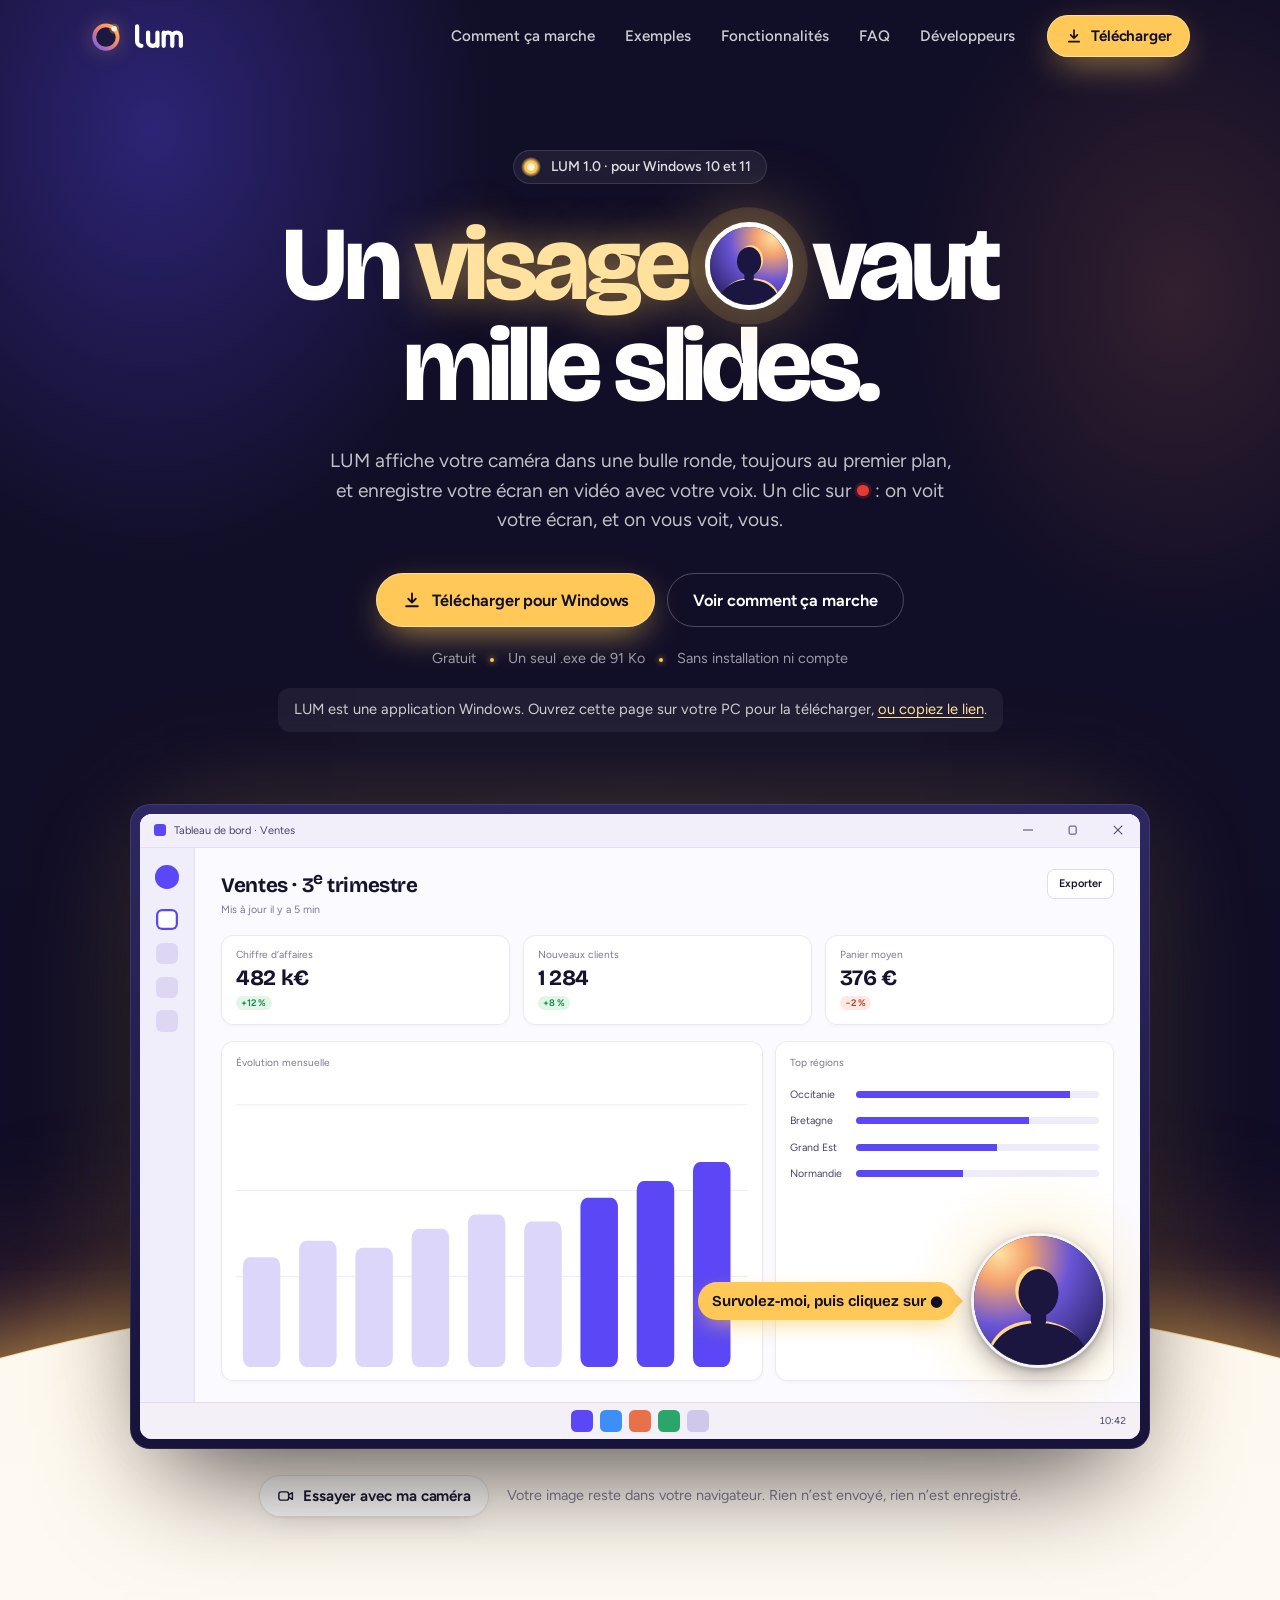
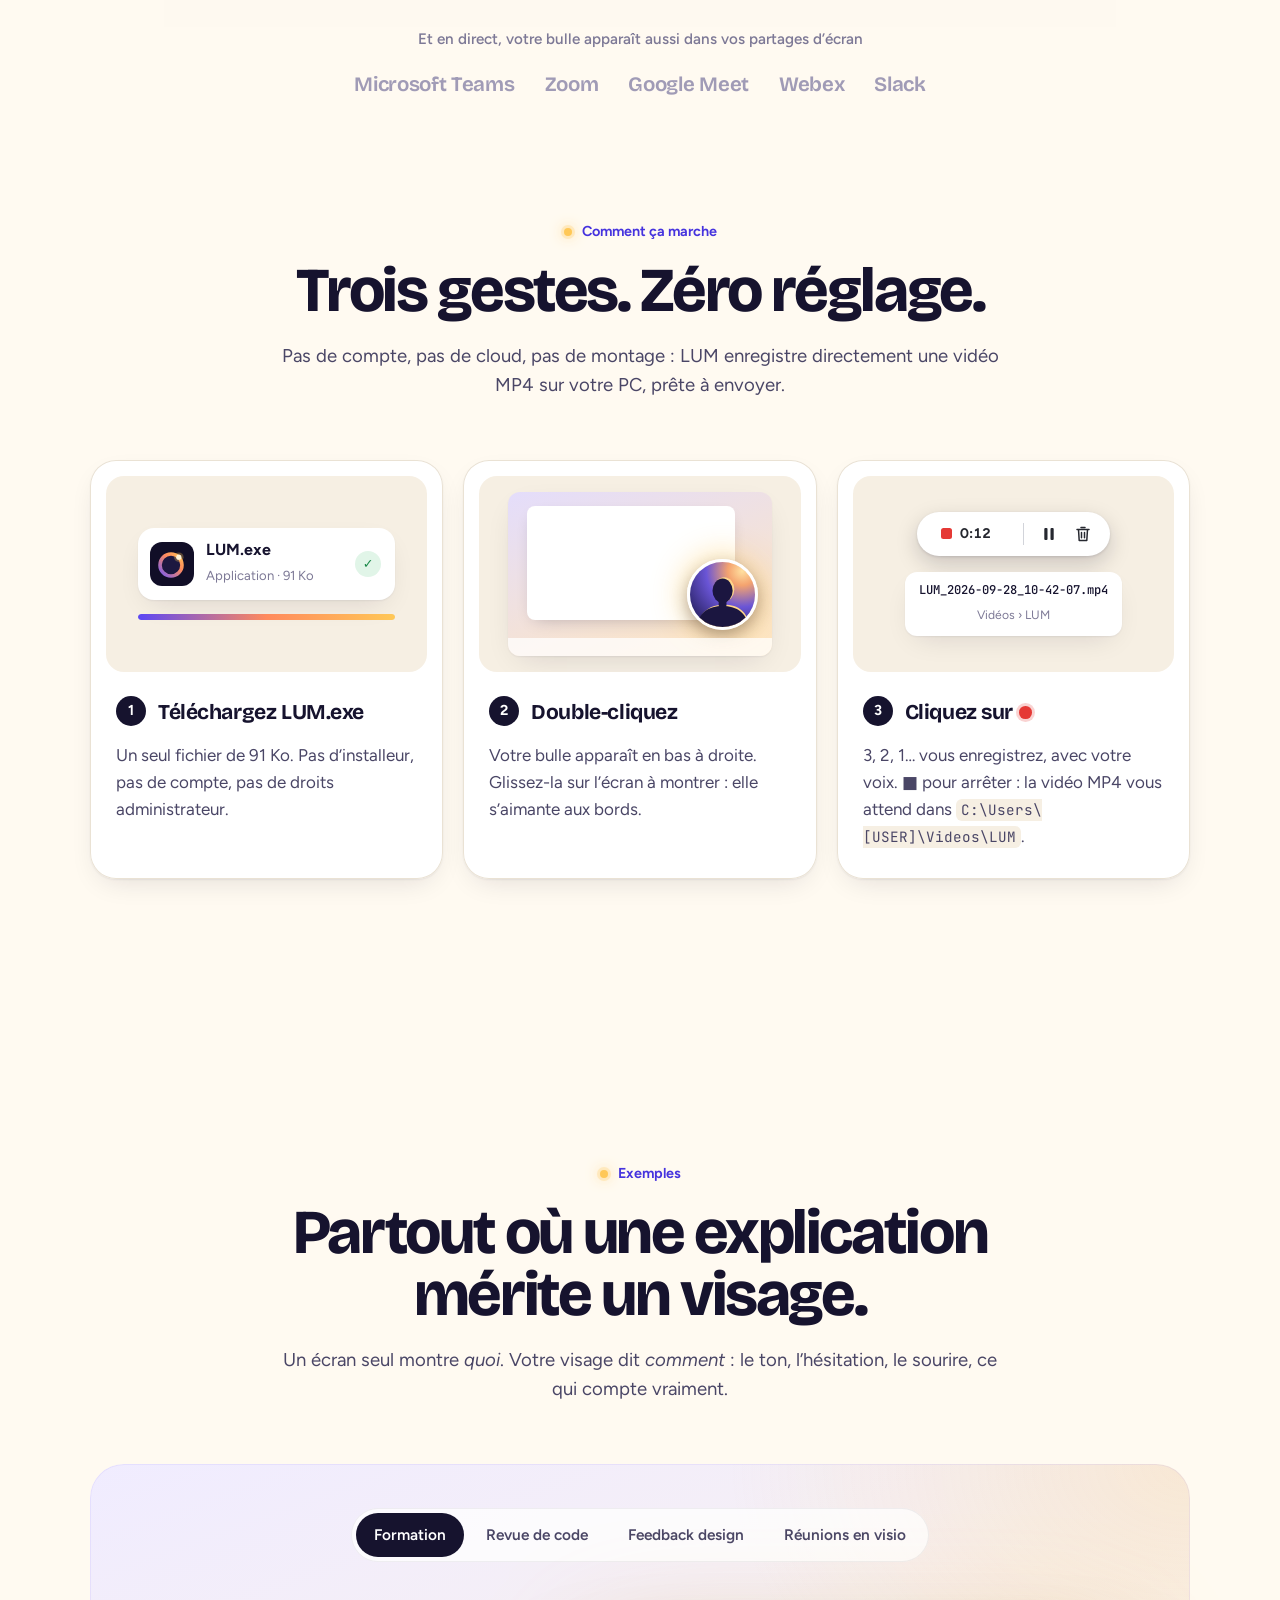
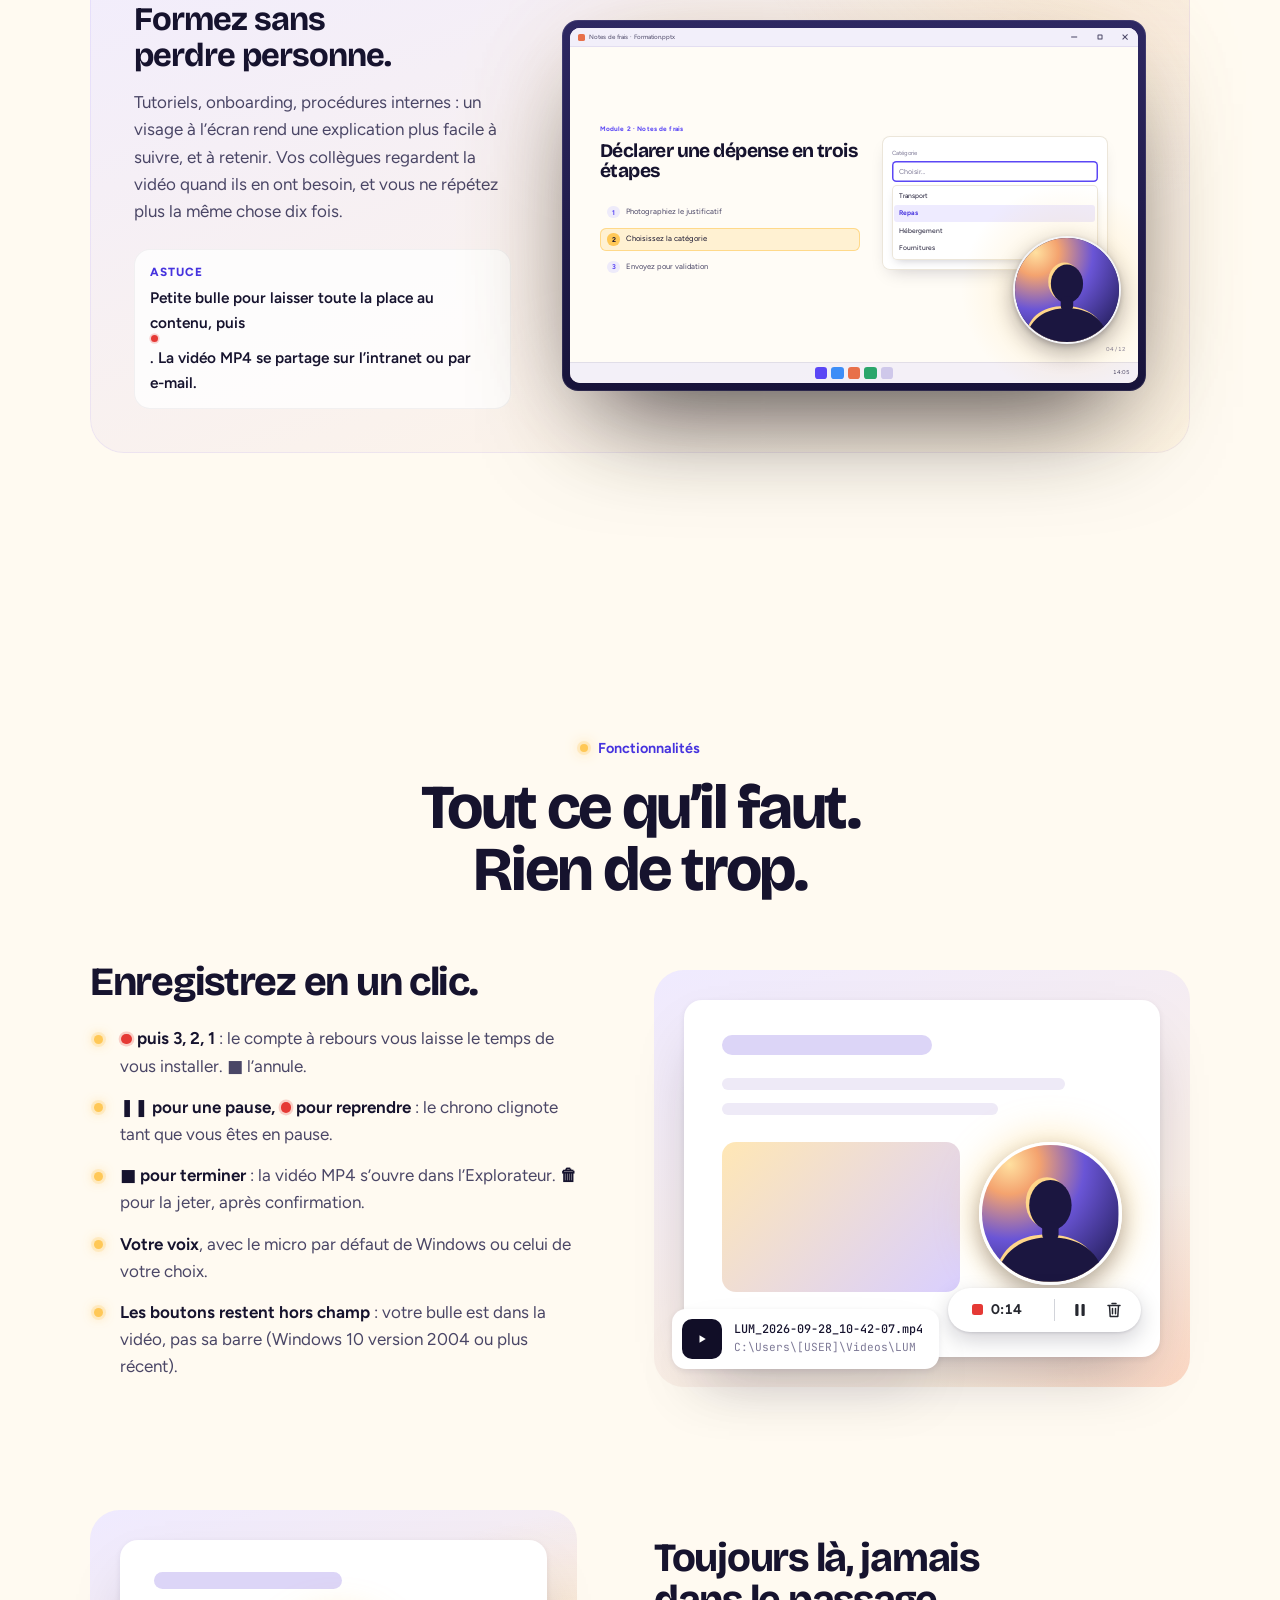
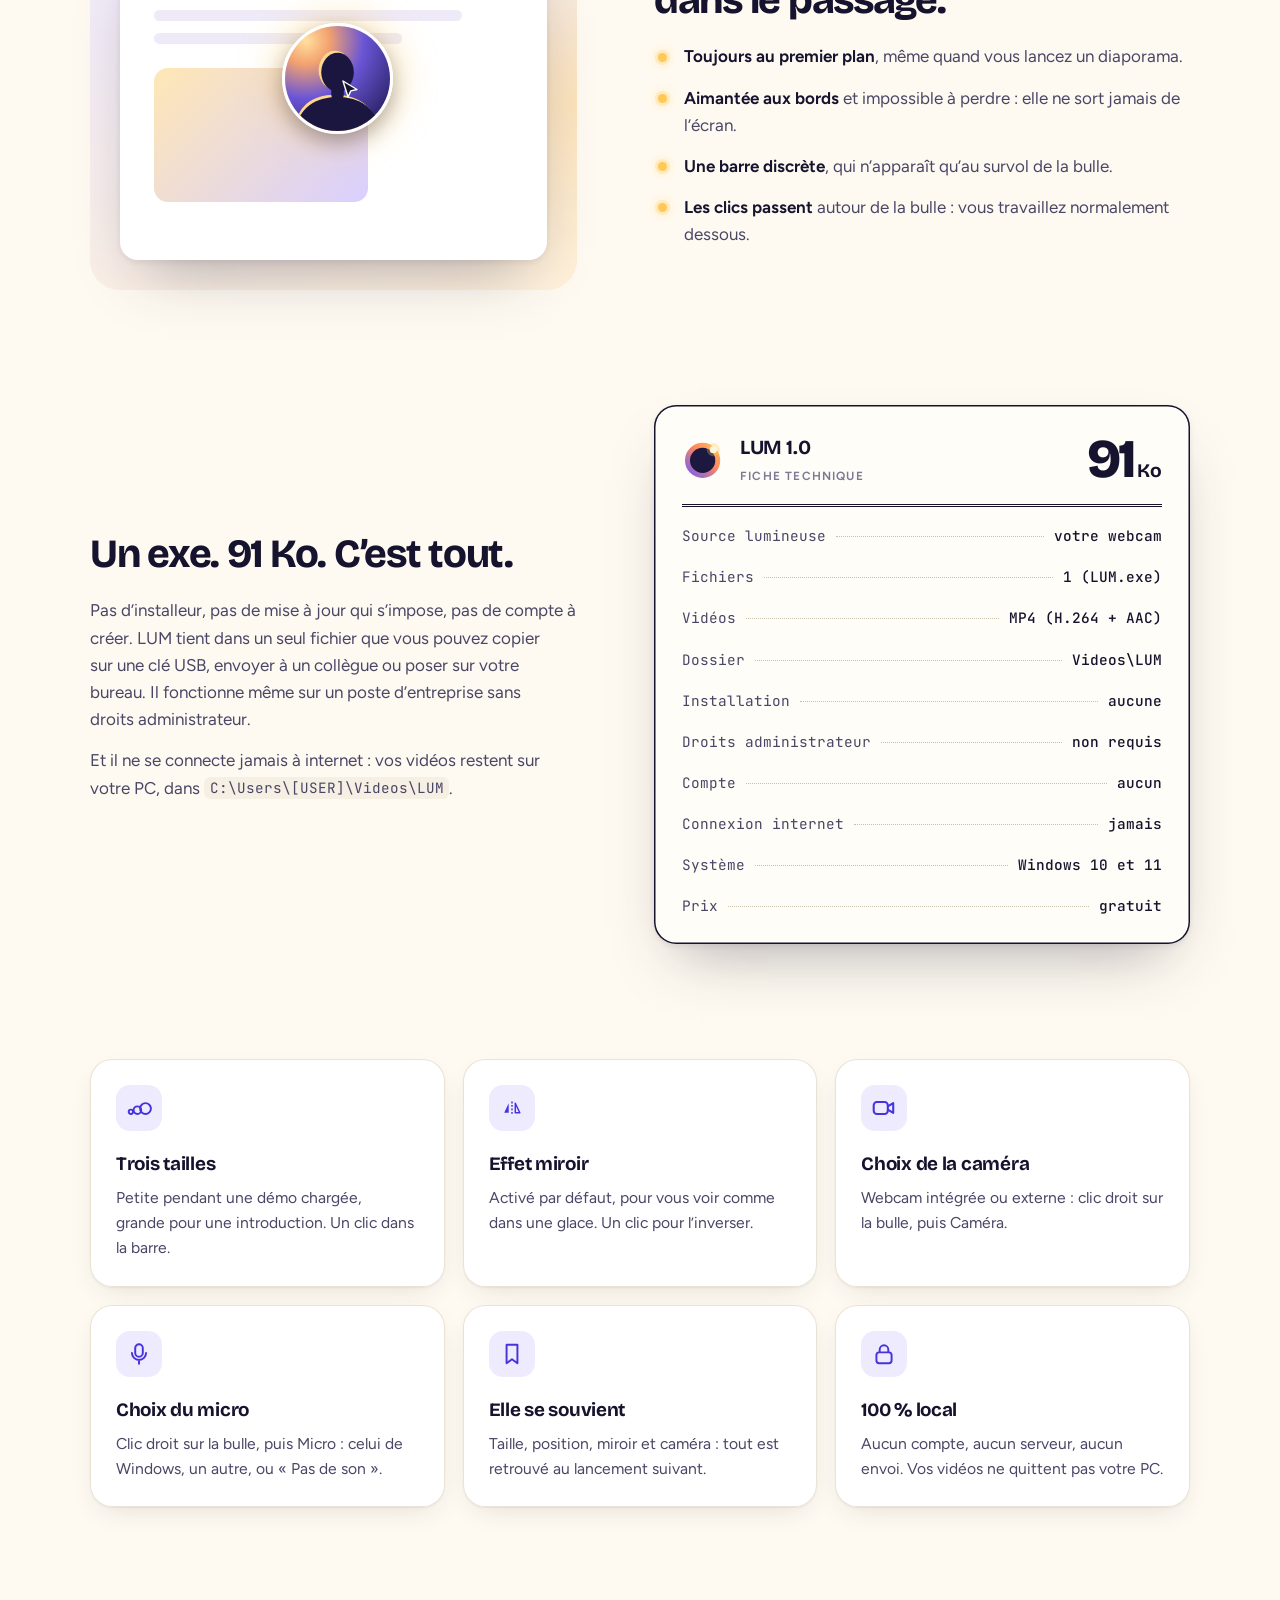
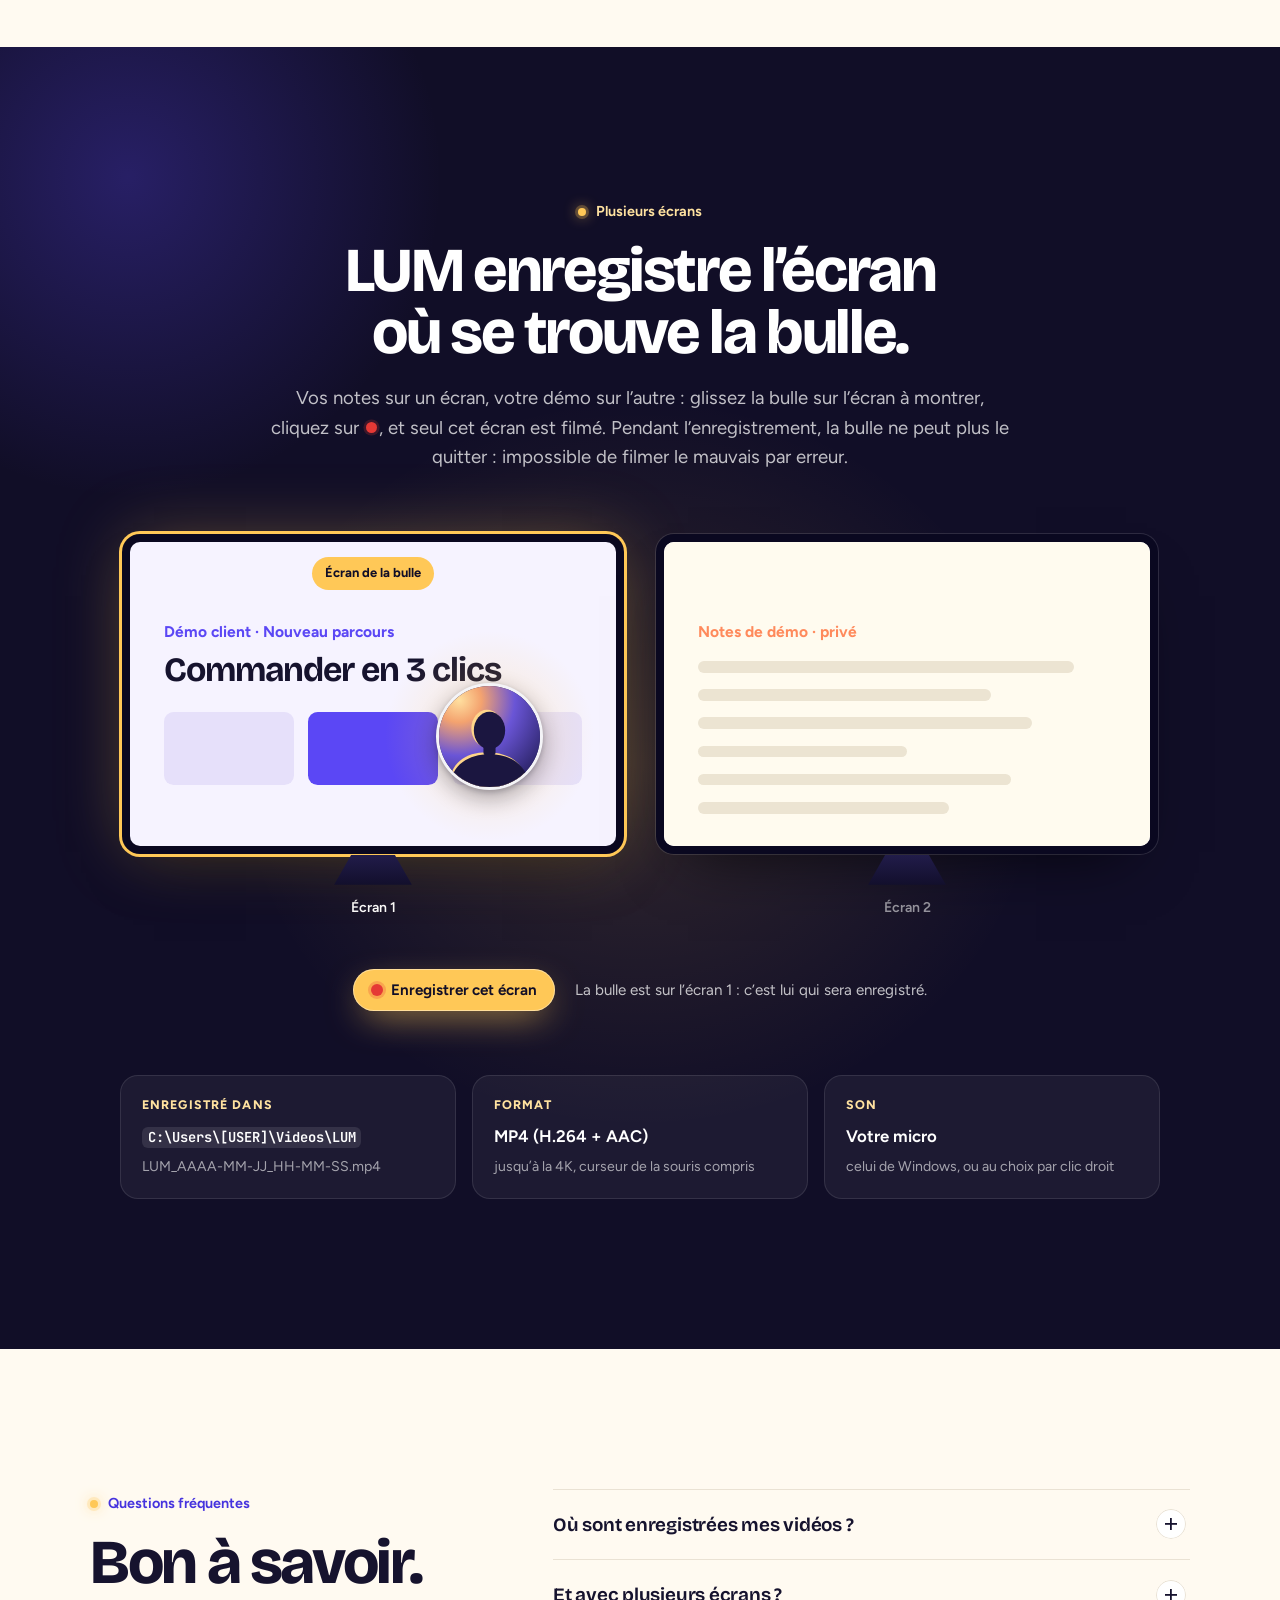
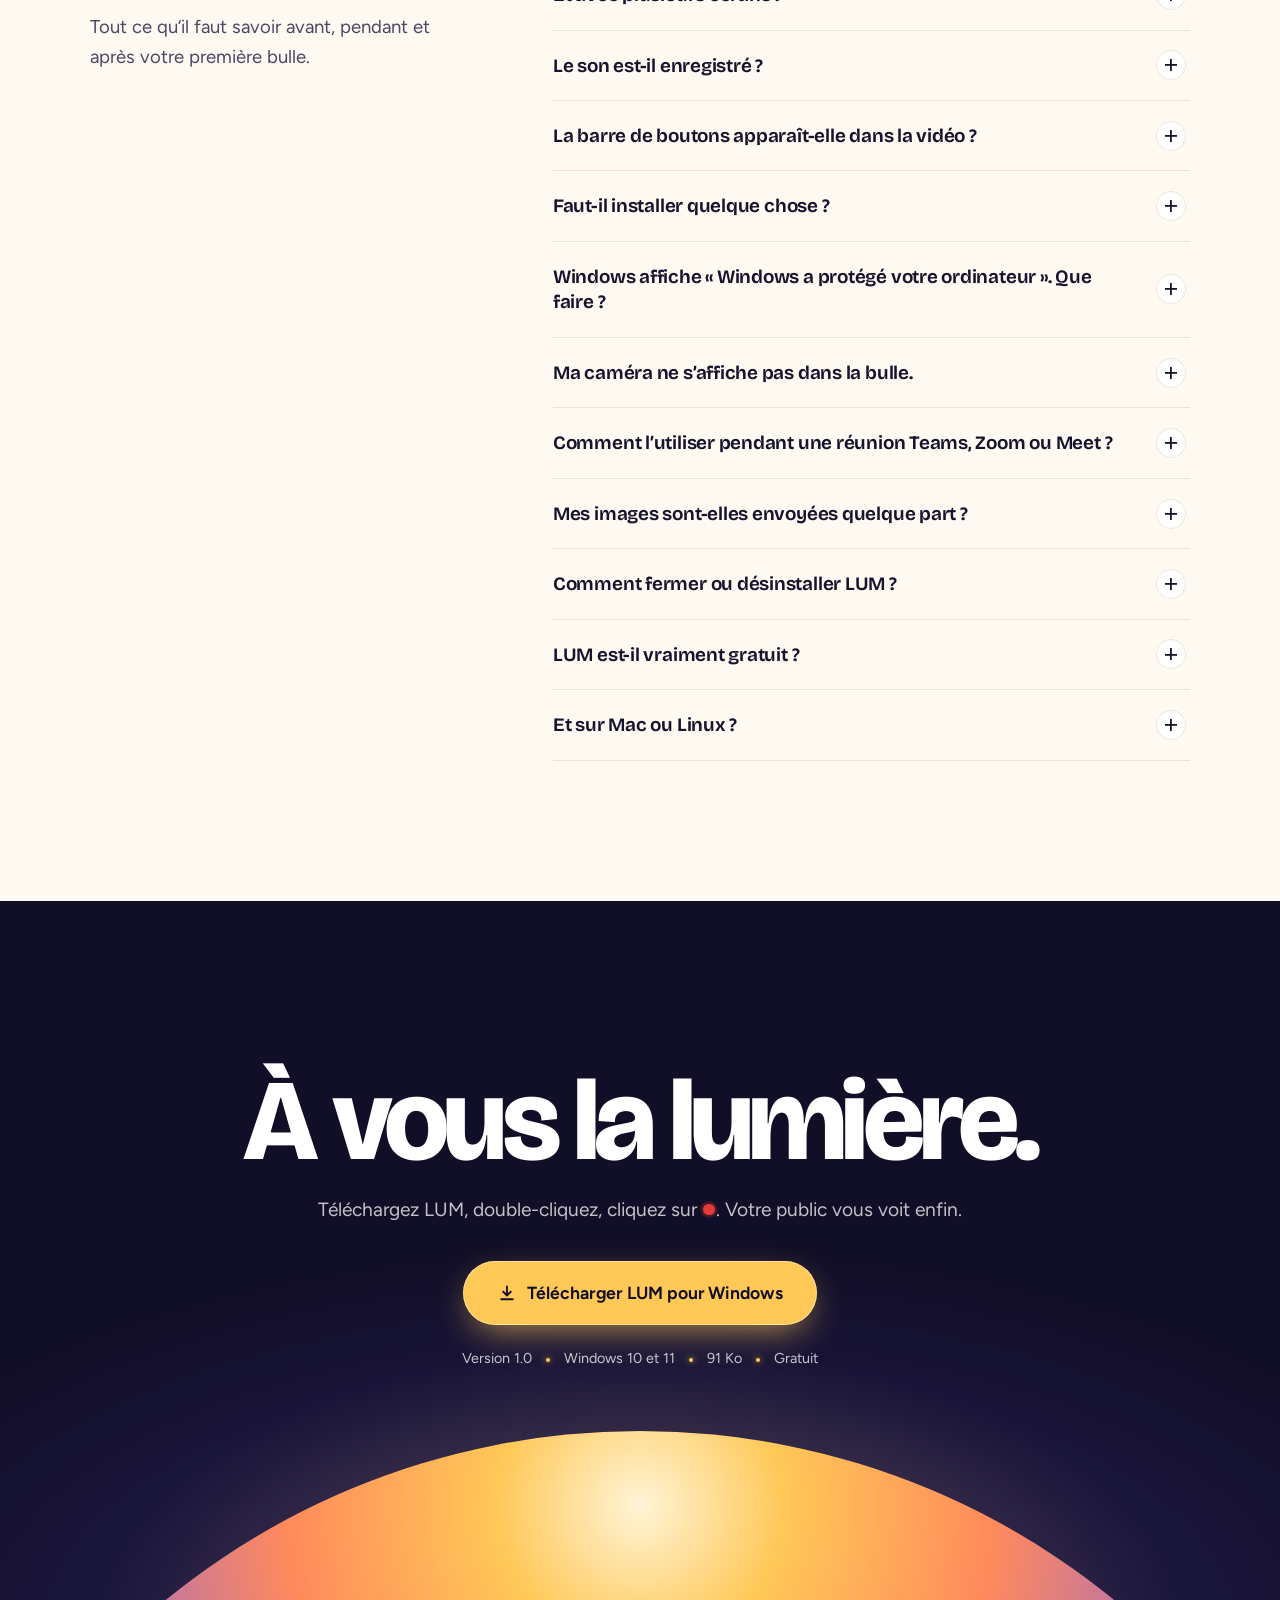
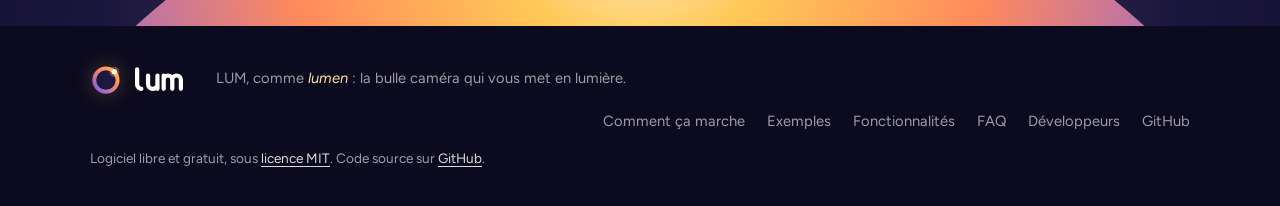
<file: site/index.html>
<!doctype html>
<html lang="fr">
<head>
<meta charset="utf-8">
<meta name="viewport" content="width=device-width, initial-scale=1">
<title>LUM · la bulle caméra pour vos démos sur Windows</title>
<meta name="description" content="LUM affiche votre webcam dans une bulle ronde, toujours au premier plan, et enregistre votre écran en MP4 avec votre voix. Un seul .exe de 91 Ko, gratuit, sans installation. Pour vos démos, tutos et présentations sur Windows.">
<meta name="theme-color" content="#110E27">
<meta property="og:type" content="website">
<meta property="og:title" content="LUM · Un visage vaut mille slides.">
<meta property="og:description" content="Votre caméra dans une bulle, votre écran en vidéo MP4. Un seul .exe de 91 Ko pour Windows, sans installation.">
<link rel="icon" href="assets/favicon.svg" type="image/svg+xml">
<link rel="preconnect" href="https://fonts.googleapis.com">
<link rel="preconnect" href="https://fonts.gstatic.com" crossorigin>
<link href="https://fonts.googleapis.com/css2?family=Bricolage+Grotesque:opsz,wght@12..96,400..800&family=Figtree:wght@400..700&family=JetBrains+Mono:wght@400;500&display=swap" rel="stylesheet">
<link rel="stylesheet" href="styles.css">
<script>document.documentElement.classList.add('js')</script>
</head>
<body>

<!-- Sprite : repère, logotype, portrait d'illustration (réutilisés partout) -->
<svg class="sprite" aria-hidden="true" focusable="false">
  <defs>
    <linearGradient id="g-ring" x1="4" y1="30" x2="28" y2="4" gradientUnits="userSpaceOnUse">
      <stop offset="0" stop-color="#6B57FF"/>
      <stop offset=".58" stop-color="#FF8A5C"/>
      <stop offset="1" stop-color="#FFC857"/>
    </linearGradient>
    <radialGradient id="g-wall" cx="80%" cy="14%" r="100%">
      <stop offset="0" stop-color="#FFE0A0"/>
      <stop offset=".22" stop-color="#F4A36F"/>
      <stop offset=".55" stop-color="#6A55D6"/>
      <stop offset="1" stop-color="#2A2366"/>
    </radialGradient>
  </defs>
  <symbol id="lum-mark" viewBox="0 0 32 32">
    <circle cx="15" cy="17" r="11" fill="#1C1840" stroke="url(#g-ring)" stroke-width="3.6"/>
    <circle cx="22.8" cy="9.2" r="4.8" fill="#FFC857" opacity=".3"/>
    <circle cx="22.8" cy="9.2" r="2.6" fill="#FFF4D6"/>
  </symbol>
  <symbol id="lum-word" viewBox="0 0 64 33">
    <g fill="none" stroke="currentColor" stroke-width="5.4" stroke-linecap="round" stroke-linejoin="round">
      <path d="M4 4V23.5A5.5 5.5 0 0 0 9.5 29"/>
      <path d="M18 12V23A6 6 0 0 0 30 23M30 12V29"/>
      <path d="M38 12V29M38 17.5A5.5 5.5 0 0 1 49 17.5V29M49 17.5A5.5 5.5 0 0 1 60 17.5V29"/>
    </g>
  </symbol>
  <symbol id="portrait" viewBox="0 0 200 200">
    <rect width="200" height="200" fill="url(#g-wall)"/>
    <g fill="#FFD68A">
      <ellipse cx="105" cy="84" rx="31" ry="37"/>
      <path d="M24 204C26 154 60 131 105 131S180 154 182 204Z"/>
    </g>
    <g fill="#1B1640">
      <ellipse cx="100" cy="88" rx="31" ry="37"/>
      <rect x="88" y="112" width="24" height="28" rx="9"/>
      <path d="M20 206C22 157 57 135 100 135S178 157 180 206Z"/>
    </g>
  </symbol>
  <symbol id="i-download" viewBox="0 0 24 24">
    <path d="M12 4v11m0 0-4.5-4.5M12 15l4.5-4.5M5 19.5h14" fill="none" stroke="currentColor" stroke-width="2.2" stroke-linecap="round" stroke-linejoin="round"/>
  </symbol>
  <symbol id="i-camera" viewBox="0 0 24 24">
    <g fill="none" stroke="currentColor" stroke-width="1.9" stroke-linejoin="round"><rect x="2.5" y="6.5" width="13" height="11" rx="3"/><path d="m15.5 10.5 5-3v9l-5-3"/></g>
  </symbol>
</svg>

<a class="skip" href="#main">Aller au contenu</a>

<header class="site-header" data-header>
  <div class="wrap header-inner">
    <a class="brand" href="#top" aria-label="LUM, retour en haut">
      <svg class="brand-mark" aria-hidden="true"><use href="#lum-mark"/></svg>
      <svg class="brand-word" aria-hidden="true"><use href="#lum-word"/></svg>
    </a>
    <nav class="nav" aria-label="Sections de la page">
      <a href="#comment">Comment ça marche</a>
      <a href="#exemples">Exemples</a>
      <a href="#fonctionnalites">Fonctionnalités</a>
      <a href="#faq">FAQ</a>
      <a href="developpeurs.html">Développeurs</a>
    </nav>
    <a class="btn btn-sm btn-lumen header-cta" href="download/LUM.exe" download data-download>
      <svg aria-hidden="true"><use href="#i-download"/></svg>Télécharger
    </a>
  </div>
</header>

<main id="main">

<!-- ============================================================ HÉROS -->
<section class="hero" id="top" data-dark>
  <div class="hero-glow" aria-hidden="true"></div>

  <div class="wrap hero-copy">
    <p class="chip-new"><span class="spark" aria-hidden="true"></span>LUM 1.0 &middot; pour Windows 10 et 11</p>
    <h1 class="hero-title">
      Un <span class="lit">visage</span>
      <span class="h-bubble" aria-hidden="true"><svg><use href="#portrait"/></svg><video class="cam" muted playsinline></video></span>
      vaut<br class="br-wide"> mille slides.
    </h1>
    <p class="hero-lede">LUM affiche votre caméra dans une bulle ronde, toujours au premier plan, et enregistre votre écran en vidéo avec votre voix. Un clic sur <span class="rec-inline"><span class="sr-only">le bouton rouge</span></span>&nbsp;: on voit votre écran, et on vous voit, vous.</p>
    <div class="hero-cta">
      <a class="btn btn-lumen" href="download/LUM.exe" download data-download>
        <svg aria-hidden="true"><use href="#i-download"/></svg>Télécharger pour Windows
      </a>
      <a class="btn btn-ghost" href="#comment">Voir comment ça marche</a>
    </div>
    <p class="hero-meta">Gratuit <i></i> Un seul .exe de 91&nbsp;Ko <i></i> Sans installation ni compte</p>
    <p class="platform-note" data-platform-note hidden>
      LUM est une application Windows. Ouvrez cette page sur votre PC pour la télécharger,
      <button type="button" class="link-btn" data-copy-link>ou copiez le lien</button>.
    </p>
  </div>

  <div class="wrap hero-stage">
    <div class="screen" data-stage>
      <div class="display">
        <div class="desk" data-desk>
          <div class="window" aria-hidden="true">
            <div class="win-bar">
              <span class="win-title"><i class="win-app"></i>Tableau de bord · Ventes</span>
              <span class="win-ctrl"><i class="min"></i><i class="max"></i><i class="cls"></i></span>
            </div>
            <div class="app app-dash">
              <aside class="side"><i class="side-logo"></i><i class="side-item on"></i><i class="side-item"></i><i class="side-item"></i><i class="side-item"></i></aside>
              <div class="dash">
                <div class="dash-head">
                  <div><b>Ventes · 3<sup>e</sup> trimestre</b><small>Mis à jour il y a 5&nbsp;min</small></div>
                  <span class="ui-btn">Exporter</span>
                </div>
                <div class="kpis">
                  <div class="kpi"><small>Chiffre d’affaires</small><b>482&nbsp;k€</b><em class="up">+12&nbsp;%</em></div>
                  <div class="kpi"><small>Nouveaux clients</small><b>1&nbsp;284</b><em class="up">+8&nbsp;%</em></div>
                  <div class="kpi"><small>Panier moyen</small><b>376&nbsp;€</b><em class="down">−2&nbsp;%</em></div>
                </div>
                <div class="dash-grid">
                  <div class="card">
                    <small>Évolution mensuelle</small>
                    <svg class="chart" viewBox="0 0 300 120" preserveAspectRatio="none">
                      <line x1="0" x2="300" y1="10" y2="10" vector-effect="non-scaling-stroke"/>
                      <line x1="0" x2="300" y1="46" y2="46" vector-effect="non-scaling-stroke"/>
                      <line x1="0" x2="300" y1="82" y2="82" vector-effect="non-scaling-stroke"/>
                      <g class="bars">
                        <rect x="4" y="74" width="22" height="46" rx="4"/><rect x="37" y="67" width="22" height="53" rx="4"/>
                        <rect x="70" y="70" width="22" height="50" rx="4"/><rect x="103" y="62" width="22" height="58" rx="4"/>
                        <rect x="136" y="56" width="22" height="64" rx="4"/><rect x="169" y="59" width="22" height="61" rx="4"/>
                        <rect class="hot" x="202" y="49" width="22" height="71" rx="4"/><rect class="hot" x="235" y="42" width="22" height="78" rx="4"/>
                        <rect class="hot" x="268" y="34" width="22" height="86" rx="4"/>
                      </g>
                    </svg>
                  </div>
                  <div class="card">
                    <small>Top régions</small>
                    <ul class="bars-h">
                      <li><span>Occitanie</span><i style="--w:88%"></i></li>
                      <li><span>Bretagne</span><i style="--w:71%"></i></li>
                      <li><span>Grand Est</span><i style="--w:58%"></i></li>
                      <li><span>Normandie</span><i style="--w:44%"></i></li>
                    </ul>
                  </div>
                </div>
              </div>
            </div>
          </div>

          <!-- La bulle LUM : reproduit fidèlement l'application (tailles, miroir, fermer, aimantation) -->
          <div class="bubble mirrored" data-bubble tabindex="0" role="group"
               aria-label="Bulle LUM de démonstration. Glissez-la, ou utilisez les flèches du clavier pour la déplacer.">
            <span class="bubble-hint" aria-hidden="true">Survolez-moi, puis cliquez sur ●</span>
            <div class="bubble-face" data-face>
              <svg class="portrait"><use href="#portrait"/></svg>
              <video class="cam" muted playsinline></video>
              <span class="bubble-count" data-count aria-hidden="true"></span>
            </div>
            <div class="pill" role="toolbar" aria-label="Barre de la bulle" data-pill>
              <div class="pill-set" data-pill-idle>
                <button type="button" class="danger" data-rec aria-label="Enregistrer l’écran"><svg viewBox="0 0 30 30"><circle class="rec-dot" cx="15" cy="15" r="7"/></svg></button>
                <span class="sep" aria-hidden="true"></span>
                <button type="button" data-size="0" aria-label="Petite bulle" aria-pressed="false"><svg viewBox="0 0 30 30"><circle cx="15" cy="15" r="3.5"/></svg></button>
                <button type="button" data-size="1" aria-label="Bulle moyenne" aria-pressed="true"><svg viewBox="0 0 30 30"><circle cx="15" cy="15" r="5.5"/></svg></button>
                <button type="button" data-size="2" aria-label="Grande bulle" aria-pressed="false"><svg viewBox="0 0 30 30"><circle cx="15" cy="15" r="7.5"/></svg></button>
                <span class="sep" aria-hidden="true"></span>
                <button type="button" data-mirror aria-label="Effet miroir" aria-pressed="true">
                  <svg viewBox="0 0 30 30"><path d="M11.2 10.2v9.6H6.7z" fill="currentColor"/><path d="M18.8 10.2v9.6h4.5z" fill="none" stroke="currentColor" stroke-width="1.3" stroke-linejoin="round"/><path d="M15 8.6v12.8" stroke="currentColor" stroke-width="1.3" stroke-dasharray="2 1.6"/></svg>
                </button>
                <button type="button" class="danger" data-close aria-label="Fermer LUM">
                  <svg viewBox="0 0 30 30"><path d="m10 10 10 10m0-10L10 20" stroke="currentColor" stroke-width="1.9" stroke-linecap="round"/></svg>
                </button>
              </div>
              <div class="pill-set" data-pill-rec hidden>
                <button type="button" class="danger stop" data-stop aria-label="Arrêter et enregistrer la vidéo"><i class="stop-sq"></i><span class="timer" data-timer>0:00</span></button>
                <span class="sep" aria-hidden="true"></span>
                <button type="button" data-pause aria-label="Mettre en pause" aria-pressed="false">
                  <svg class="i-pause" viewBox="0 0 30 30"><rect x="10.3" y="9" width="3.2" height="12" rx="1"/><rect x="16.5" y="9" width="3.2" height="12" rx="1"/></svg>
                  <svg class="i-resume" viewBox="0 0 30 30"><circle class="rec-dot" cx="15" cy="15" r="6.5"/></svg>
                </button>
                <button type="button" class="danger" data-discard aria-label="Supprimer l’enregistrement">
                  <svg viewBox="0 0 30 30" fill="none" stroke="currentColor" stroke-width="1.5" stroke-linecap="round" stroke-linejoin="round"><path d="M9 10.5h12M13 8.5h4M10.5 10.5l.7 11h7.6l.7-11M13.5 13.5v5.3M16.5 13.5v5.3"/></svg>
                </button>
              </div>
            </div>
          </div>
          <button type="button" class="relaunch" data-relaunch hidden>
            <svg aria-hidden="true"><use href="#lum-mark"/></svg>LUM est fermé. Relancer
          </button>
          <div class="toast" data-toast role="status" hidden>
            <span class="toast-icon" aria-hidden="true"><svg><use href="#lum-mark"/></svg></span>
            <span class="toast-text"><b data-toast-title>Vidéo enregistrée</b><small data-toast-path></small></span>
          </div>
        </div>
        <div class="taskbar" aria-hidden="true"><span class="tb-icons"><i></i><i></i><i></i><i></i><i></i></span><span class="tb-clock">10:42</span></div>
      </div>
    </div>

    <div class="stage-controls">
      <button type="button" class="btn btn-sm btn-outline" data-cam>
        <svg aria-hidden="true"><use href="#i-camera"/></svg><span data-cam-label>Essayer avec ma caméra</span>
      </button>
      <p class="cam-note" data-cam-note role="status">Votre image reste dans votre navigateur. Rien n’est envoyé, rien n’est enregistré.</p>
    </div>
  </div>

  <div class="horizon" aria-hidden="true"></div>
</section>

<!-- ============================================================ COMPATIBILITÉ -->
<section class="compat" aria-labelledby="compat-title">
  <div class="wrap">
    <p class="compat-title" id="compat-title">Et en direct, votre bulle apparaît aussi dans vos partages d’écran</p>
    <ul class="compat-list">
      <li>Microsoft Teams</li><li>Zoom</li><li>Google Meet</li><li>Webex</li><li>Slack</li>
    </ul>
  </div>
</section>

<!-- ============================================================ COMMENT ÇA MARCHE -->
<section class="section how" id="comment" aria-labelledby="how-title">
  <div class="wrap">
    <div class="section-head reveal">
      <p class="eyebrow">Comment ça marche</p>
      <h2 id="how-title">Trois gestes. Zéro réglage.</h2>
      <p class="lede">Pas de compte, pas de cloud, pas de montage&nbsp;: LUM enregistre directement une vidéo MP4 sur votre PC, prête à envoyer.</p>
    </div>

    <ol class="steps">
      <li class="step reveal">
        <div class="step-visual v-file" aria-hidden="true">
          <div class="file">
            <span class="file-icon"><svg><use href="#lum-mark"/></svg></span>
            <span class="file-meta"><b>LUM.exe</b><small>Application &middot; 91&nbsp;Ko</small></span>
            <span class="file-done">✓</span>
          </div>
          <div class="file-bar"><i></i></div>
        </div>
        <span class="step-num">1</span>
        <h3>Téléchargez LUM.exe</h3>
        <p>Un seul fichier de 91&nbsp;Ko. Pas d’installeur, pas de compte, pas de droits administrateur.</p>
      </li>
      <li class="step reveal">
        <div class="step-visual v-desk" aria-hidden="true">
          <div class="mini-desk">
            <i class="mini-win"></i>
            <span class="mini-bubble"><svg><use href="#portrait"/></svg></span>
            <i class="mini-bar"></i>
          </div>
        </div>
        <span class="step-num">2</span>
        <h3>Double-cliquez</h3>
        <p>Votre bulle apparaît en bas à droite. Glissez-la sur l’écran à montrer&nbsp;: elle s’aimante aux bords.</p>
      </li>
      <li class="step reveal">
        <div class="step-visual v-rec" aria-hidden="true">
          <div class="mock-pill"><span class="mp-stop"><i></i>0:12</span><span class="mp-sep"></span><span class="mp-btn"><svg viewBox="0 0 30 30"><rect x="10.3" y="9" width="3.2" height="12" rx="1"/><rect x="16.5" y="9" width="3.2" height="12" rx="1"/></svg></span><span class="mp-btn"><svg viewBox="0 0 30 30" fill="none" stroke="currentColor" stroke-width="1.5" stroke-linecap="round" stroke-linejoin="round"><path d="M9 10.5h12M13 8.5h4M10.5 10.5l.7 11h7.6l.7-11M13.5 13.5v5.3M16.5 13.5v5.3"/></svg></span></div>
          <div class="mock-file"><b>LUM_2026-09-28_10-42-07.mp4</b><small>Vidéos › LUM</small></div>
        </div>
        <span class="step-num">3</span>
        <h3>Cliquez sur <span class="rec-inline"><span class="sr-only">le bouton rouge</span></span></h3>
        <p>3, 2, 1… vous enregistrez, avec votre voix. <b>■</b> pour arrêter&nbsp;: la vidéo MP4 vous attend dans <code>C:\Users\[USER]\Videos\LUM</code>.</p>
      </li>
    </ol>
  </div>
</section>

<!-- ============================================================ EXEMPLES -->
<section class="section examples" id="exemples" aria-labelledby="ex-title">
  <div class="wrap">
    <div class="section-head reveal">
      <p class="eyebrow">Exemples</p>
      <h2 id="ex-title">Partout où une explication mérite un visage.</h2>
      <p class="lede">Un écran seul montre <em>quoi</em>. Votre visage dit <em>comment</em>&nbsp;: le ton, l’hésitation, le sourire, ce qui compte vraiment.</p>
    </div>

    <div class="ex-shell reveal">
      <div class="tabs" role="tablist" aria-label="Cas d’usage">
        <button type="button" role="tab" id="tab-forma" aria-controls="ex-forma" aria-selected="true">Formation</button>
        <button type="button" role="tab" id="tab-code" aria-controls="ex-code" aria-selected="false" tabindex="-1">Revue de code</button>
        <button type="button" role="tab" id="tab-design" aria-controls="ex-design" aria-selected="false" tabindex="-1">Feedback design</button>
        <button type="button" role="tab" id="tab-visio" aria-controls="ex-visio" aria-selected="false" tabindex="-1">Réunions en visio</button>
      </div>

      <!-- Formation -->
      <div class="ex-panel" role="tabpanel" id="ex-forma" aria-labelledby="tab-forma" tabindex="0">
        <div class="ex-copy">
          <h3>Formez sans perdre personne.</h3>
          <p>Tutoriels, onboarding, procédures internes&nbsp;: un visage à l’écran rend une explication plus facile à suivre, et à retenir. Vos collègues regardent la vidéo quand ils en ont besoin, et vous ne répétez plus la même chose dix fois.</p>
          <p class="combo"><span>Astuce</span>Petite bulle pour laisser toute la place au contenu, puis <span class="rec-inline"><span class="sr-only">le bouton rouge</span></span>. La vidéo MP4 se partage sur l’intranet ou par e-mail.</p>
        </div>
        <div class="screen screen-ex" aria-hidden="true">
          <div class="display"><div class="desk">
            <div class="window">
              <div class="win-bar"><span class="win-title"><i class="win-app a2"></i>Notes de frais · Formation.pptx</span><span class="win-ctrl"><i class="min"></i><i class="max"></i><i class="cls"></i></span></div>
              <div class="app app-slide">
                <div class="slide-copy">
                  <small class="slide-kicker">Module 2 · Notes de frais</small>
                  <b class="slide-title">Déclarer une dépense en trois étapes</b>
                  <ol class="slide-steps">
                    <li><i>1</i>Photographiez le justificatif</li>
                    <li class="on"><i>2</i>Choisissez la catégorie</li>
                    <li><i>3</i>Envoyez pour validation</li>
                  </ol>
                </div>
                <div class="slide-shot">
                  <small>Catégorie</small>
                  <span class="select">Choisir…</span>
                  <ul class="menu"><li>Transport</li><li class="on">Repas</li><li>Hébergement</li><li>Fournitures</li></ul>
                </div>
                <small class="slide-foot">04 / 12</small>
              </div>
            </div>
            <div class="bubble bubble-static mirrored"><div class="bubble-face"><svg class="portrait"><use href="#portrait"/></svg><video class="cam" muted playsinline></video></div></div>
          </div><div class="taskbar"><span class="tb-icons"><i></i><i></i><i></i><i></i><i></i></span><span class="tb-clock">14:05</span></div></div>
        </div>
      </div>

      <!-- Revue de code -->
      <div class="ex-panel" role="tabpanel" id="ex-code" aria-labelledby="tab-code" tabindex="0" hidden>
        <div class="ex-copy">
          <h3>Expliquez le pourquoi, pas seulement le quoi.</h3>
          <p>Une pull request délicate, un bug subtil&nbsp;: deux minutes à voix haute, en montrant les lignes qui comptent, valent mieux qu’un long fil de commentaires. Votre relecteur comprend votre intention, pas seulement votre diff.</p>
          <p class="combo"><span>Astuce</span>Glissez le fichier MP4 directement dans la pull request ou le ticket.</p>
        </div>
        <div class="screen screen-ex" aria-hidden="true">
          <div class="display"><div class="desk">
            <div class="window dark">
              <div class="win-bar"><span class="win-title"><i class="win-app a3"></i>PR #214 · Arrondi des totaux TTC</span><span class="win-ctrl"><i class="min"></i><i class="max"></i><i class="cls"></i></span></div>
              <div class="app app-code">
                <div class="code-tabs"><span class="on">invoice.ts</span><span>tax.ts</span><span>invoice.test.ts</span></div>
<pre class="code"><span class="ln">1</span><span class="k">import</span> { Line } <span class="k">from</span> <span class="s">"./types"</span>;
<span class="ln">2</span>
<span class="ln">3</span><span class="k">export function</span> <span class="f">totalTTC</span>(lines: Line[], rate = <span class="n">0.2</span>) {
<span class="ln">4</span>  <span class="k">const</span> ht = lines.<span class="f">reduce</span>((s, l) =&gt; s + l.qty * l.price, <span class="n">0</span>);
<span class="del"><span class="ln">5</span>- <span class="k">return</span> ht * (<span class="n">1</span> + rate);</span>
<span class="add"><span class="ln">5</span>+ <span class="c">// Arrondi au centime : évite l’écart de 0,01 €</span></span>
<span class="add"><span class="ln">6</span>+ <span class="k">return</span> Math.<span class="f">round</span>(ht * (<span class="n">1</span> + rate) * <span class="n">100</span>) / <span class="n">100</span>;</span>
<span class="ln">7</span>}</pre>
                <div class="code-status"><span>✓ 42 tests réussis</span><span>TypeScript</span></div>
              </div>
            </div>
            <div class="bubble bubble-static mirrored"><div class="bubble-face"><svg class="portrait"><use href="#portrait"/></svg><video class="cam" muted playsinline></video></div></div>
          </div><div class="taskbar"><span class="tb-icons"><i></i><i></i><i></i><i></i><i></i></span><span class="tb-clock">16:20</span></div></div>
        </div>
      </div>

      <!-- Feedback design -->
      <div class="ex-panel" role="tabpanel" id="ex-design" aria-labelledby="tab-design" tabindex="0" hidden>
        <div class="ex-copy">
          <h3>Un avis de vive voix sur une maquette.</h3>
          <p>Pointez, expliquez, nuancez. Le ton passe bien mieux que dans quarante commentaires écrits, et le designer voit tout de suite ce qui vous a arrêté.</p>
          <p class="combo"><span>Astuce</span>❚❚ met la vidéo en pause le temps d’ouvrir la maquette suivante&nbsp;; <span class="rec-inline"><span class="sr-only">le bouton rouge</span></span> reprend.</p>
        </div>
        <div class="screen screen-ex" aria-hidden="true">
          <div class="display"><div class="desk">
            <div class="window">
              <div class="win-bar"><span class="win-title"><i class="win-app a4"></i>Application mobile · Paiement v3</span><span class="win-ctrl"><i class="min"></i><i class="max"></i><i class="cls"></i></span></div>
              <div class="app app-canvas">
                <div class="phone">
                  <i class="ph-bar"></i><i class="ph-img"></i><i class="ph-line w80"></i><i class="ph-line w60"></i><i class="ph-line w70"></i><i class="ph-btn"></i>
                </div>
                <div class="phone">
                  <i class="ph-bar"></i><i class="ph-line w50"></i><i class="ph-card"></i><i class="ph-card"></i><i class="ph-btn alt"></i>
                </div>
                <span class="pin p1">1</span>
                <span class="pin p2">2</span>
                <div class="note"><b>Camille</b>Le bouton passe sous la ligne de flottaison sur petit écran&nbsp;?</div>
              </div>
            </div>
            <div class="bubble bubble-static mirrored"><div class="bubble-face"><svg class="portrait"><use href="#portrait"/></svg><video class="cam" muted playsinline></video></div></div>
          </div><div class="taskbar"><span class="tb-icons"><i></i><i></i><i></i><i></i><i></i></span><span class="tb-clock">11:12</span></div></div>
        </div>
      </div>

      <!-- Visio -->
      <div class="ex-panel" role="tabpanel" id="ex-visio" aria-labelledby="tab-visio" tabindex="0" hidden>
        <div class="ex-copy">
          <h3>Restez présent pendant le partage d’écran.</h3>
          <p>Dès que vous partagez votre écran, votre vignette file dans un coin, loin du contenu. Avec LUM, votre visage reste à côté de vos slides, là où tout le monde regarde.</p>
          <p class="combo"><span>Astuce</span>Partagez l’écran entier et coupez la caméra de la visio. Pour que la bulle reste visible, ne lancez pas d’enregistrement LUM pendant le partage.</p>
        </div>
        <div class="screen screen-ex" aria-hidden="true">
          <div class="display"><div class="desk">
            <div class="window">
              <div class="share-banner"><i></i>Vous partagez votre écran<span>Arrêter le partage</span></div>
              <div class="app app-meet">
                <small class="meet-kicker">Comité produit · 3 octobre</small>
                <b class="meet-title">Feuille de route T4</b>
                <div class="road">
                  <div><small>Octobre</small><span class="tag t1">Export PDF</span><span class="tag">Mode hors ligne</span></div>
                  <div><small>Novembre</small><span class="tag t2">Nouveau tableau de bord</span></div>
                  <div><small>Décembre</small><span class="tag">Intégration Slack</span><span class="tag t3">Accessibilité</span></div>
                </div>
              </div>
            </div>
            <div class="bubble bubble-static mirrored"><div class="bubble-face"><svg class="portrait"><use href="#portrait"/></svg><video class="cam" muted playsinline></video></div></div>
          </div><div class="taskbar"><span class="tb-icons"><i></i><i></i><i></i><i></i><i></i></span><span class="tb-clock">09:31</span></div></div>
        </div>
      </div>
    </div>
  </div>
</section>

<!-- ============================================================ FONCTIONNALITÉS -->
<section class="section features" id="fonctionnalites" aria-labelledby="feat-title">
  <div class="wrap">
    <div class="section-head reveal">
      <p class="eyebrow">Fonctionnalités</p>
      <h2 id="feat-title">Tout ce qu’il faut. Rien de trop.</h2>
    </div>

    <div class="feature-row reveal">
      <div class="feature-copy">
        <h3>Enregistrez en un clic.</h3>
        <ul class="ticks">
          <li><b><span class="rec-inline"><span class="sr-only">le bouton rouge</span></span> puis 3, 2, 1</b>&nbsp;: le compte à rebours vous laisse le temps de vous installer. ■ l’annule.</li>
          <li><b>❚❚ pour une pause, <span class="rec-inline"><span class="sr-only">le bouton rouge</span></span> pour reprendre</b>&nbsp;: le chrono clignote tant que vous êtes en pause.</li>
          <li><b>■ pour terminer</b>&nbsp;: la vidéo MP4 s’ouvre dans l’Explorateur. <b>🗑</b> pour la jeter, après confirmation.</li>
          <li><b>Votre voix</b>, avec le micro par défaut de Windows ou celui de votre choix.</li>
          <li><b>Les boutons restent hors champ</b>&nbsp;: votre bulle est dans la vidéo, pas sa barre (Windows&nbsp;10 version 2004 ou plus récent).</li>
        </ul>
      </div>
      <div class="rec-demo" aria-hidden="true">
        <div class="rd-screen">
          <i class="md-line l1"></i><i class="md-line l2"></i><i class="md-line l3"></i><i class="md-block"></i>
          <div class="rd-bubble"><svg><use href="#portrait"/></svg></div>
          <div class="mock-pill rd-pill"><span class="mp-stop"><i></i><span class="rd-timer">0:12</span></span><span class="mp-sep"></span><span class="mp-btn"><svg viewBox="0 0 30 30"><rect x="10.3" y="9" width="3.2" height="12" rx="1"/><rect x="16.5" y="9" width="3.2" height="12" rx="1"/></svg></span><span class="mp-btn"><svg viewBox="0 0 30 30" fill="none" stroke="currentColor" stroke-width="1.5" stroke-linecap="round" stroke-linejoin="round"><path d="M9 10.5h12M13 8.5h4M10.5 10.5l.7 11h7.6l.7-11M13.5 13.5v5.3M16.5 13.5v5.3"/></svg></span></div>
        </div>
        <div class="rd-file">
          <span class="rd-thumb"><svg viewBox="0 0 24 24"><path d="M9 7.5v9l7.5-4.5z" fill="currentColor"/></svg></span>
          <span><b>LUM_2026-09-28_10-42-07.mp4</b><small>C:\Users\[USER]\Videos\LUM</small></span>
        </div>
      </div>
    </div>

    <div class="feature-row flip reveal">
      <div class="feature-copy">
        <h3>Toujours là, jamais dans le passage.</h3>
        <ul class="ticks">
          <li><b>Toujours au premier plan</b>, même quand vous lancez un diaporama.</li>
          <li><b>Aimantée aux bords</b> et impossible à perdre&nbsp;: elle ne sort jamais de l’écran.</li>
          <li><b>Une barre discrète</b>, qui n’apparaît qu’au survol de la bulle.</li>
          <li><b>Les clics passent</b> autour de la bulle&nbsp;: vous travaillez normalement dessous.</li>
        </ul>
      </div>
      <div class="magnet-demo" aria-hidden="true">
        <div class="md-screen">
          <i class="md-line l1"></i><i class="md-line l2"></i><i class="md-line l3"></i><i class="md-block"></i>
          <i class="md-edge"></i>
          <div class="md-bubble"><svg><use href="#portrait"/></svg></div>
          <svg class="md-cursor" viewBox="0 0 24 24"><path d="M5 3l14 8.5-6.2 1.4L10 19z" fill="#16132E" stroke="#fff" stroke-width="1.4" stroke-linejoin="round"/></svg>
        </div>
      </div>
    </div>

    <div class="feature-row reveal">
      <div class="feature-copy">
        <h3>Un exe. 91&nbsp;Ko. C’est tout.</h3>
        <p>Pas d’installeur, pas de mise à jour qui s’impose, pas de compte à créer. LUM tient dans un seul fichier que vous pouvez copier sur une clé USB, envoyer à un collègue ou poser sur votre bureau. Il fonctionne même sur un poste d’entreprise sans droits administrateur.</p>
        <p>Et il ne se connecte jamais à internet&nbsp;: vos vidéos restent sur votre PC, dans <code>C:\Users\[USER]\Videos\LUM</code>.</p>
      </div>
      <div class="spec" aria-label="Fiche technique de LUM">
        <div class="spec-head">
          <svg aria-hidden="true"><use href="#lum-mark"/></svg>
          <span><b>LUM 1.0</b><small>Fiche technique</small></span>
          <span class="spec-big">91<small>&nbsp;Ko</small></span>
        </div>
        <dl class="spec-list">
          <div><dt>Source lumineuse</dt><dd>votre webcam</dd></div>
          <div><dt>Fichiers</dt><dd>1 (LUM.exe)</dd></div>
          <div><dt>Vidéos</dt><dd>MP4 (H.264 + AAC)</dd></div>
          <div><dt>Dossier</dt><dd>Videos\LUM</dd></div>
          <div><dt>Installation</dt><dd>aucune</dd></div>
          <div><dt>Droits administrateur</dt><dd>non requis</dd></div>
          <div><dt>Compte</dt><dd>aucun</dd></div>
          <div><dt>Connexion internet</dt><dd>jamais</dd></div>
          <div><dt>Système</dt><dd>Windows 10 et 11</dd></div>
          <div><dt>Prix</dt><dd>gratuit</dd></div>
        </dl>
      </div>
    </div>

    <ul class="feature-grid">
      <li class="reveal">
        <span class="f-icon"><svg viewBox="0 0 24 24"><g fill="none" stroke="currentColor" stroke-width="1.8"><circle cx="4.5" cy="15.5" r="2"/><circle cx="10.5" cy="14" r="3.5"/><circle cx="18" cy="12.5" r="5"/></g></svg></span>
        <h3>Trois tailles</h3>
        <p>Petite pendant une démo chargée, grande pour une introduction. Un clic dans la barre.</p>
      </li>
      <li class="reveal">
        <span class="f-icon"><svg viewBox="0 0 30 30"><path d="M11.2 9.5v11H6z" fill="currentColor"/><path d="M18.8 9.5v11H24z" fill="none" stroke="currentColor" stroke-width="1.7" stroke-linejoin="round"/><path d="M15 7.5v15" stroke="currentColor" stroke-width="1.7" stroke-dasharray="2.2 1.8"/></svg></span>
        <h3>Effet miroir</h3>
        <p>Activé par défaut, pour vous voir comme dans une glace. Un clic pour l’inverser.</p>
      </li>
      <li class="reveal">
        <span class="f-icon"><svg><use href="#i-camera"/></svg></span>
        <h3>Choix de la caméra</h3>
        <p>Webcam intégrée ou externe&nbsp;: clic droit sur la bulle, puis Caméra.</p>
      </li>
      <li class="reveal">
        <span class="f-icon"><svg viewBox="0 0 24 24"><g fill="none" stroke="currentColor" stroke-width="1.8" stroke-linecap="round" stroke-linejoin="round"><rect x="8.5" y="3" width="7" height="11.5" rx="3.5"/><path d="M5.5 11a6.5 6.5 0 0 0 13 0M12 17.5V21"/></g></svg></span>
        <h3>Choix du micro</h3>
        <p>Clic droit sur la bulle, puis Micro&nbsp;: celui de Windows, un autre, ou «&nbsp;Pas de son&nbsp;».</p>
      </li>
      <li class="reveal">
        <span class="f-icon"><svg viewBox="0 0 24 24"><path d="M7 3.5h10v17l-5-3.6-5 3.6z" fill="none" stroke="currentColor" stroke-width="1.8" stroke-linejoin="round"/></svg></span>
        <h3>Elle se souvient</h3>
        <p>Taille, position, miroir et caméra&nbsp;: tout est retrouvé au lancement suivant.</p>
      </li>
      <li class="reveal">
        <span class="f-icon"><svg viewBox="0 0 24 24"><g fill="none" stroke="currentColor" stroke-width="1.8" stroke-linejoin="round"><rect x="5" y="10.5" width="14" height="10" rx="2.5"/><path d="M8 10.5V8a4 4 0 0 1 8 0v2.5"/></g></svg></span>
        <h3>100&nbsp;% local</h3>
        <p>Aucun compte, aucun serveur, aucun envoi. Vos vidéos ne quittent pas votre PC.</p>
      </li>
    </ul>
  </div>
</section>

<!-- ============================================================ MULTI-ÉCRAN -->
<section class="multi" id="multi-ecran" aria-labelledby="multi-title" data-dark>
  <div class="wrap">
    <div class="section-head reveal">
      <p class="eyebrow on-dark">Plusieurs écrans</p>
      <h2 id="multi-title">LUM enregistre l’écran où se trouve la bulle.</h2>
      <p class="lede">Vos notes sur un écran, votre démo sur l’autre&nbsp;: glissez la bulle sur l’écran à montrer, cliquez sur <span class="rec-inline"><span class="sr-only">le bouton rouge</span></span>, et seul cet écran est filmé. Pendant l’enregistrement, la bulle ne peut plus le quitter&nbsp;: impossible de filmer le mauvais par erreur.</p>
    </div>

    <div class="ms-demo reveal">
      <div class="ms-stage" data-ms>
        <div class="monitor" data-monitor>
          <div class="mon-screen">
            <div class="mon-app mon-slide" aria-hidden="true">
              <small>Démo client · Nouveau parcours</small>
              <b>Commander en 3 clics</b>
              <span class="ms-cards"><i></i><i class="on"></i><i></i></span>
            </div>
            <span class="mon-tag" aria-hidden="true"></span>
          </div>
          <i class="mon-stand" aria-hidden="true"></i>
          <span class="mon-label">Écran 1</span>
        </div>
        <div class="monitor" data-monitor>
          <div class="mon-screen">
            <div class="mon-app mon-notes" aria-hidden="true">
              <small>Notes de démo · privé</small>
              <i class="w90"></i><i class="w70"></i><i class="w80"></i><i class="w50"></i><i class="w75"></i><i class="w60"></i>
            </div>
            <span class="mon-tag" aria-hidden="true"></span>
          </div>
          <i class="mon-stand" aria-hidden="true"></i>
          <span class="mon-label">Écran 2</span>
        </div>
        <div class="bubble ms-bubble mirrored" data-ms-bubble tabindex="0" role="group"
             aria-label="Bulle LUM de démonstration sur deux écrans. Glissez-la, ou utilisez les flèches gauche et droite.">
          <div class="bubble-face">
            <svg class="portrait"><use href="#portrait"/></svg>
            <video class="cam" muted playsinline></video>
            <span class="bubble-count" data-ms-count aria-hidden="true"></span>
          </div>
        </div>
      </div>

      <div class="ms-controls">
        <button type="button" class="btn btn-lumen btn-sm" data-ms-rec><span class="rec-inline"></span><span data-ms-rec-label>Enregistrer cet écran</span></button>
        <p class="ms-status" data-ms-status role="status">La bulle est sur l’écran 1&nbsp;: c’est lui qui sera enregistré.</p>
      </div>
    </div>

    <dl class="ms-facts reveal">
      <div><dt>Enregistré dans</dt><dd><code>C:\Users\[USER]\Videos\LUM</code><small>LUM_AAAA-MM-JJ_HH-MM-SS.mp4</small></dd></div>
      <div><dt>Format</dt><dd>MP4 (H.264 + AAC)<small>jusqu’à la 4K, curseur de la souris compris</small></dd></div>
      <div><dt>Son</dt><dd>Votre micro<small>celui de Windows, ou au choix par clic droit</small></dd></div>
    </dl>
  </div>
</section>

<!-- ============================================================ FAQ -->
<section class="section faq" id="faq" aria-labelledby="faq-title">
  <div class="wrap faq-grid">
    <div class="section-head left reveal">
      <p class="eyebrow">Questions fréquentes</p>
      <h2 id="faq-title">Bon à savoir.</h2>
      <p class="lede">Tout ce qu’il faut savoir avant, pendant et après votre première bulle.</p>
    </div>
    <div class="faq-list">
      <details>
        <summary>Où sont enregistrées mes vidéos&nbsp;?</summary>
        <div class="faq-a">
          <p>Dans <code>C:\Users\[USER]\Videos\LUM</code>, le dossier Vidéos de votre session Windows. Chaque vidéo est un fichier MP4 (H.264 + AAC) nommé d’après sa date, par exemple <code>LUM_2026-09-28_10-42-07.mp4</code>.</p>
          <p>Quand vous cliquez sur ■, l’Explorateur s’ouvre directement sur la vidéo. Pour y revenir plus tard&nbsp;: clic droit sur la bulle, puis <b>Ouvrir le dossier des vidéos</b>.</p>
        </div>
      </details>
      <details>
        <summary>Et avec plusieurs écrans&nbsp;?</summary>
        <div class="faq-a">
          <p>LUM enregistre uniquement l’écran sur lequel se trouve la bulle au moment où vous cliquez sur <span class="rec-inline"><span class="sr-only">le bouton rouge</span></span>. Pendant l’enregistrement, la bulle reste sur cet écran. Les autres écrans ne sont jamais filmés&nbsp;: vous pouvez y garder vos notes.</p>
        </div>
      </details>
      <details>
        <summary>Le son est-il enregistré&nbsp;?</summary>
        <div class="faq-a">
          <p>Oui, celui de votre micro&nbsp;: le micro par défaut de Windows, ou celui que vous choisissez par clic droit sur la bulle, puis <b>Micro</b>. Choisissez <b>Pas de son</b> pour une vidéo muette. Si aucun micro n’est disponible, la vidéo est enregistrée sans son et LUM vous prévient.</p>
          <p>Le son de l’ordinateur (une vidéo que vous lisez, les notifications) n’est pas enregistré.</p>
        </div>
      </details>
      <details>
        <summary>La barre de boutons apparaît-elle dans la vidéo&nbsp;?</summary>
        <div class="faq-a">
          <p>Non&nbsp;: votre bulle est dans la vidéo, mais pas sa barre, sur Windows&nbsp;10 version 2004 ou plus récent et sur Windows&nbsp;11. Sur un Windows plus ancien, la barre n’apparaît qu’au survol, et sera alors visible dans la vidéo.</p>
        </div>
      </details>
      <details>
        <summary>Faut-il installer quelque chose&nbsp;?</summary>
        <div class="faq-a">
          <p>Non. LUM.exe est un fichier unique de 91&nbsp;Ko qui se lance d’un double-clic. Il s’appuie sur .NET Framework&nbsp;4.8, déjà présent dans Windows&nbsp;10 et&nbsp;11. Aucun droit administrateur n’est nécessaire.</p>
        </div>
      </details>
      <details>
        <summary>Windows affiche «&nbsp;Windows a protégé votre ordinateur&nbsp;». Que faire&nbsp;?</summary>
        <div class="faq-a">
          <p>C’est le filtre SmartScreen&nbsp;: il se méfie des applications récentes et peu téléchargées. Cliquez sur <b>Informations complémentaires</b>, puis sur <b>Exécuter quand même</b>. Votre navigateur peut aussi demander de confirmer le téléchargement&nbsp;: choisissez <b>Conserver</b>.</p>
          <p>Sur un poste d’entreprise verrouillé, demandez à votre service informatique d’autoriser LUM.exe.</p>
        </div>
      </details>
      <details>
        <summary>Ma caméra ne s’affiche pas dans la bulle.</summary>
        <div class="faq-a">
          <ul>
            <li>Dans <b>Paramètres Windows › Confidentialité et sécurité › Caméra</b>, autorisez les applications de bureau à accéder à la caméra.</li>
            <li>La caméra est peut-être déjà utilisée par Teams, Zoom ou une autre application&nbsp;: coupez-la là-bas.</li>
            <li>Sur une édition «&nbsp;N&nbsp;» de Windows, installez le Media Feature Pack.</li>
          </ul>
          <p>Vous avez plusieurs caméras&nbsp;? Clic droit sur la bulle, puis <b>Caméra</b>.</p>
        </div>
      </details>
      <details>
        <summary>Comment l’utiliser pendant une réunion Teams, Zoom ou Meet&nbsp;?</summary>
        <div class="faq-a">
          <p>Partagez votre <b>écran entier</b>, pas une seule fenêtre&nbsp;: la bulle fait alors partie de ce que les autres voient. Coupez la caméra dans l’application de visio&nbsp;: vous n’apparaîtrez pas en double, et certaines webcams ne se partagent pas entre deux applications.</p>
          <p>Attention&nbsp;: pendant un enregistrement LUM, la bulle devient invisible pour les partages d’écran. Pour vous montrer en réunion, partagez sans enregistrer avec LUM.</p>
        </div>
      </details>
      <details>
        <summary>Mes images sont-elles envoyées quelque part&nbsp;?</summary>
        <div class="faq-a">
          <p>Non. LUM ne se connecte jamais à internet et ne demande aucun compte. Vos vidéos sont enregistrées uniquement sur votre PC, dans <code>C:\Users\[USER]\Videos\LUM</code>&nbsp;: c’est vous qui décidez de les partager. Vos réglages (taille, position, miroir, caméra, micro) sont gardés dans <code>%APPDATA%\LUM\settings.ini</code>.</p>
        </div>
      </details>
      <details>
        <summary>Comment fermer ou désinstaller LUM&nbsp;?</summary>
        <div class="faq-a">
          <p>Survolez la bulle et cliquez sur ✕, ou faites un clic droit puis <b>Fermer LUM</b>. Si un enregistrement est en cours, LUM termine et sauvegarde d’abord la vidéo.</p>
          <p>Pour le désinstaller, supprimez simplement LUM.exe, et si vous voulez effacer vos réglages, le dossier <code>%APPDATA%\LUM</code>. Vos vidéos restent dans <code>Videos\LUM</code>.</p>
        </div>
      </details>
      <details>
        <summary>LUM est-il vraiment gratuit&nbsp;?</summary>
        <div class="faq-a">
          <p>Oui. LUM est un logiciel libre, publié sous licence MIT. Son code source est public sur <a href="https://github.com/ilsnpn/LUM">GitHub</a>&nbsp;: tout le monde peut le lire, le compiler et l’améliorer. Voir la <a href="developpeurs.html">page Développeurs</a>.</p>
        </div>
      </details>
      <details>
        <summary>Et sur Mac ou Linux&nbsp;?</summary>
        <div class="faq-a">
          <p>LUM est pour l’instant réservé à Windows&nbsp;10 et&nbsp;11.</p>
        </div>
      </details>
    </div>
  </div>
</section>

<!-- ============================================================ APPEL FINAL -->
<section class="final" aria-labelledby="final-title" data-dark>
  <div class="sunrise" aria-hidden="true"></div>
  <div class="wrap final-inner reveal">
    <h2 id="final-title">À vous la lumière.</h2>
    <p>Téléchargez LUM, double-cliquez, cliquez sur <span class="rec-inline"><span class="sr-only">le bouton rouge</span></span>. Votre public vous voit enfin.</p>
    <a class="btn btn-lumen btn-lg" href="download/LUM.exe" download data-download>
      <svg aria-hidden="true"><use href="#i-download"/></svg>Télécharger LUM pour Windows
    </a>
    <p class="hero-meta">Version 1.0 <i></i> Windows 10 et 11 <i></i> 91&nbsp;Ko <i></i> Gratuit</p>
  </div>
</section>

</main>

<footer class="site-footer" data-dark>
  <div class="wrap footer-inner">
    <a class="brand" href="#top" aria-label="LUM, retour en haut">
      <svg class="brand-mark" aria-hidden="true"><use href="#lum-mark"/></svg>
      <svg class="brand-word" aria-hidden="true"><use href="#lum-word"/></svg>
    </a>
    <p class="footer-tag">LUM, comme <i>lumen</i>&nbsp;: la bulle caméra qui vous met en lumière.</p>
    <nav class="footer-nav" aria-label="Pied de page">
      <a href="#comment">Comment ça marche</a>
      <a href="#exemples">Exemples</a>
      <a href="#fonctionnalites">Fonctionnalités</a>
      <a href="#faq">FAQ</a>
      <a href="developpeurs.html">Développeurs</a>
      <a href="https://github.com/ilsnpn/LUM">GitHub</a>
    </nav>
    <p class="footer-legal">Logiciel libre et gratuit, sous <a href="https://github.com/ilsnpn/LUM/blob/main/LICENSE">licence MIT</a>. Code source sur <a href="https://github.com/ilsnpn/LUM">GitHub</a>.</p>
  </div>
</footer>

<!-- Après le téléchargement -->
<dialog class="dl-dialog" data-dialog aria-labelledby="dl-title">
  <div class="dl-inner">
    <span class="dl-check" aria-hidden="true"><svg viewBox="0 0 24 24"><path d="m5 12.5 4.5 4.5L19 7.5" fill="none" stroke="currentColor" stroke-width="2.4" stroke-linecap="round" stroke-linejoin="round"/></svg></span>
    <h2 id="dl-title">Téléchargement lancé.</h2>
    <p>Plus que trois gestes&nbsp;:</p>
    <ol class="dl-steps">
      <li>Ouvrez <b>LUM.exe</b> depuis vos téléchargements (<kbd>Ctrl</kbd>&nbsp;+&nbsp;<kbd>J</kbd> dans le navigateur).</li>
      <li>Si Windows affiche «&nbsp;Windows a protégé votre ordinateur&nbsp;», cliquez sur <b>Informations complémentaires</b>, puis <b>Exécuter quand même</b>.</li>
      <li>Votre bulle apparaît en bas à droite. Survolez-la et cliquez sur <span class="rec-inline"><span class="sr-only">le bouton rouge</span></span> pour enregistrer&nbsp;: vos vidéos iront dans <code>C:\Users\[USER]\Videos\LUM</code>.</li>
    </ol>
    <div class="dl-actions">
      <button type="button" class="btn btn-sm btn-violet" data-dialog-close>C’est parti</button>
      <a class="dl-retry" href="download/LUM.exe" download>Le téléchargement n’a pas démarré&nbsp;?</a>
    </div>
  </div>
</dialog>

<script src="main.js"></script>
</body>
</html>
</file>
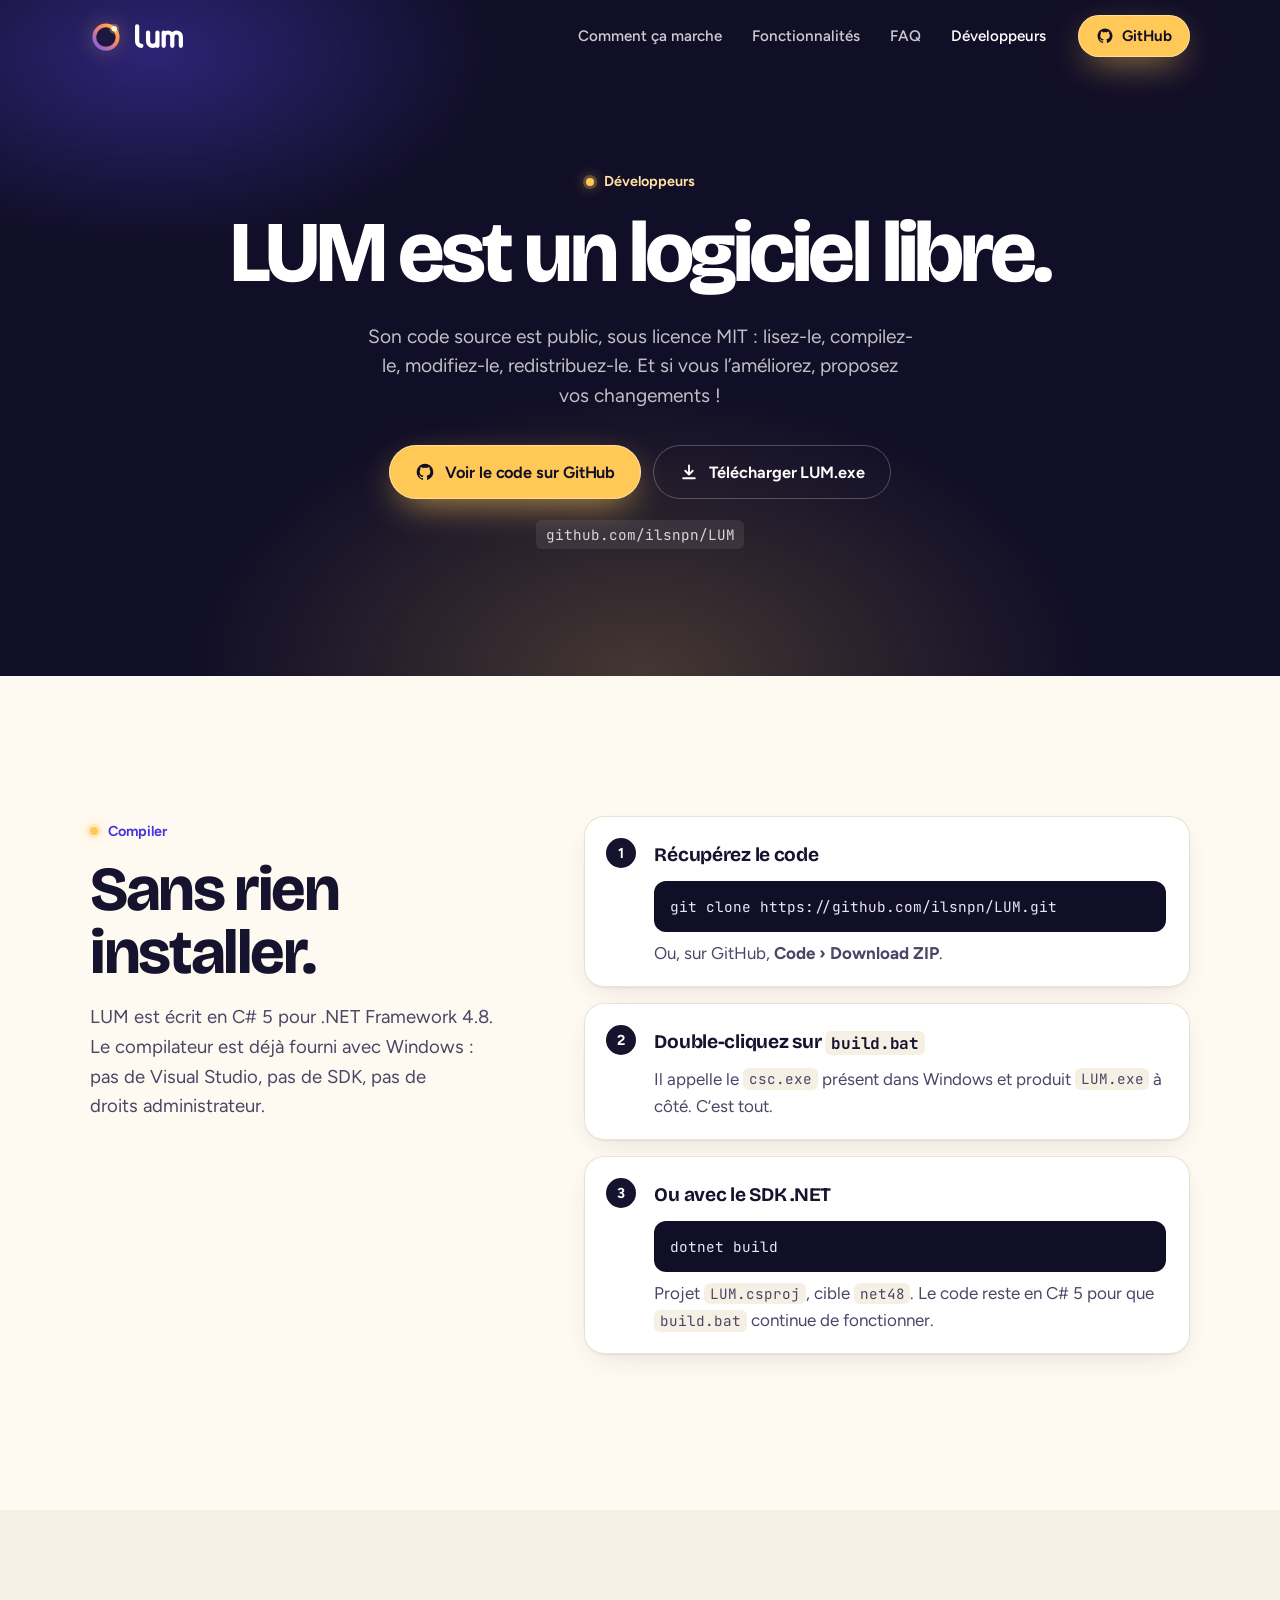
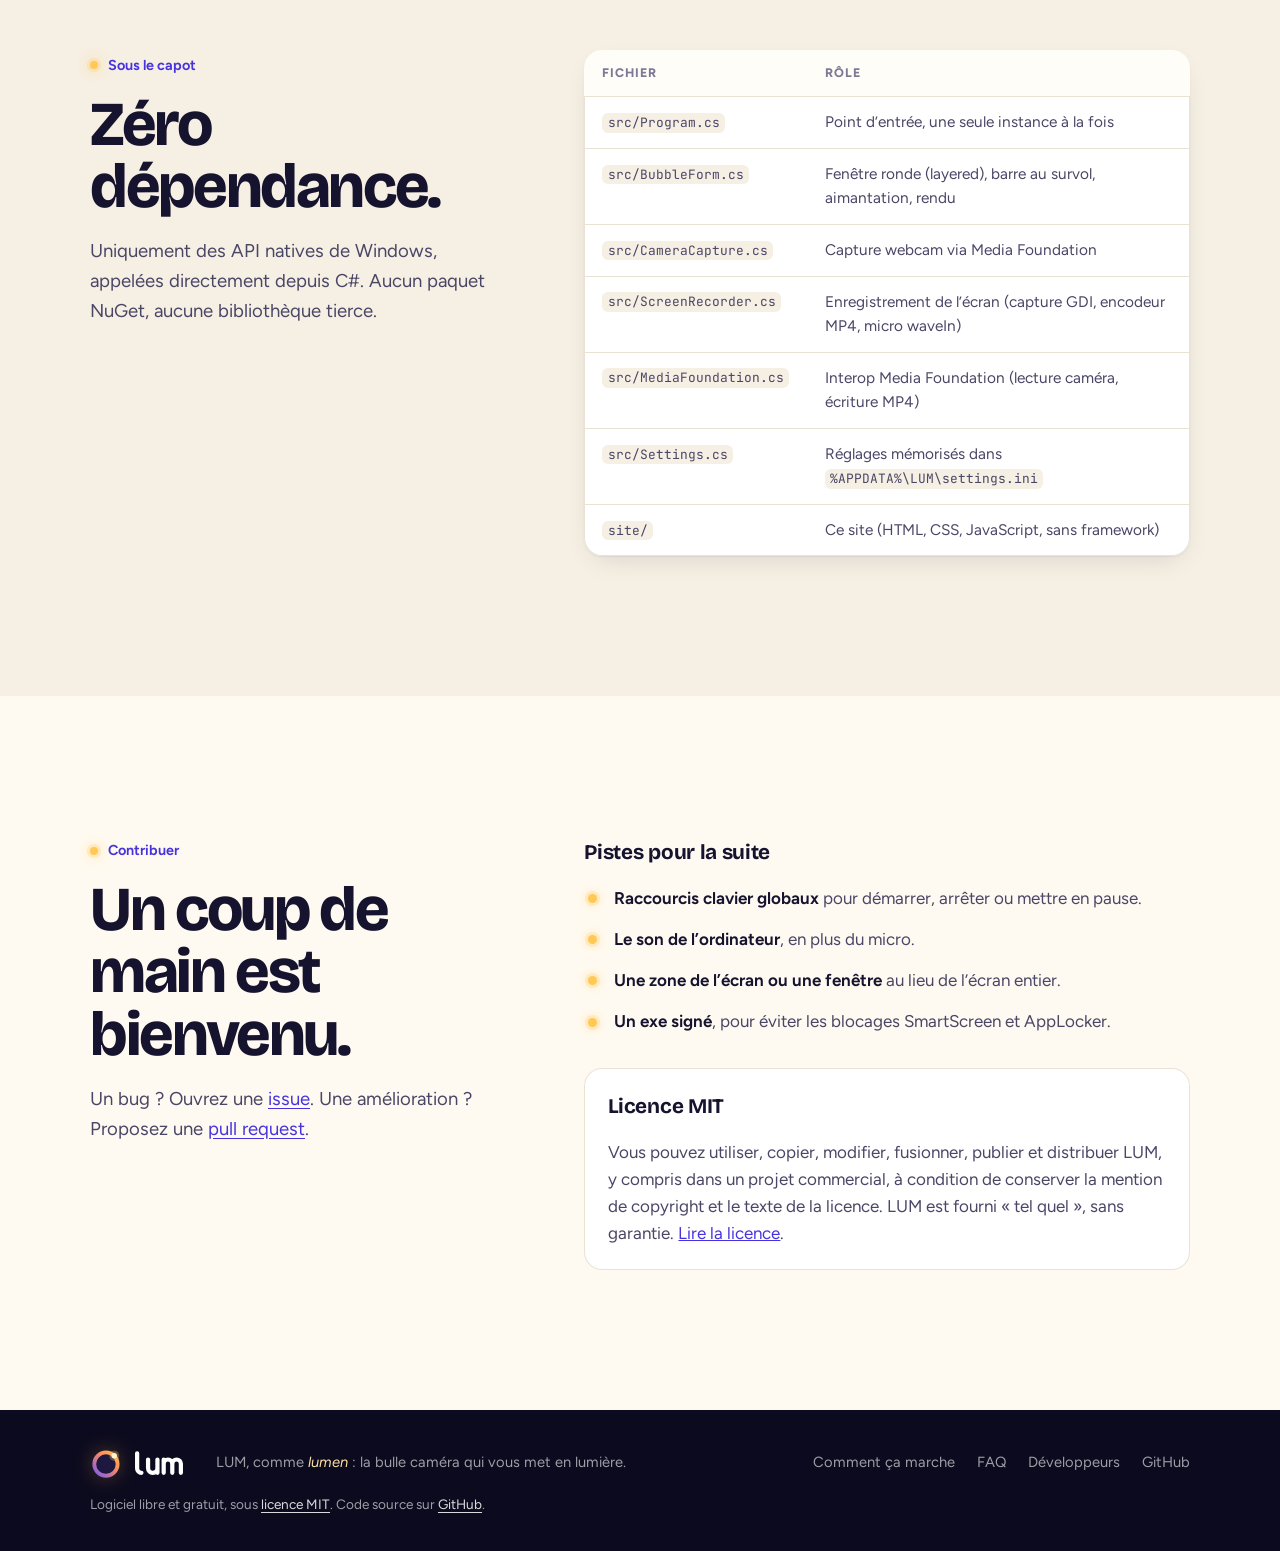
<file: site/developpeurs.html>
<!doctype html>
<html lang="fr">
<head>
<meta charset="utf-8">
<meta name="viewport" content="width=device-width, initial-scale=1">
<title>LUM · Développeurs</title>
<meta name="description" content="LUM est un logiciel libre sous licence MIT. Code source sur GitHub, compilation sans rien installer, contributions bienvenues.">
<meta name="theme-color" content="#110E27">
<link rel="icon" href="assets/favicon.svg" type="image/svg+xml">
<link rel="preconnect" href="https://fonts.googleapis.com">
<link rel="preconnect" href="https://fonts.gstatic.com" crossorigin>
<link href="https://fonts.googleapis.com/css2?family=Bricolage+Grotesque:opsz,wght@12..96,400..800&family=Figtree:wght@400..700&family=JetBrains+Mono:wght@400;500&display=swap" rel="stylesheet">
<link rel="stylesheet" href="styles.css">
<script>document.documentElement.classList.add('js')</script>
</head>
<body>

<svg class="sprite" aria-hidden="true" focusable="false">
  <defs>
    <linearGradient id="g-ring" x1="4" y1="30" x2="28" y2="4" gradientUnits="userSpaceOnUse">
      <stop offset="0" stop-color="#6B57FF"/>
      <stop offset=".58" stop-color="#FF8A5C"/>
      <stop offset="1" stop-color="#FFC857"/>
    </linearGradient>
  </defs>
  <symbol id="lum-mark" viewBox="0 0 32 32">
    <circle cx="15" cy="17" r="11" fill="#1C1840" stroke="url(#g-ring)" stroke-width="3.6"/>
    <circle cx="22.8" cy="9.2" r="4.8" fill="#FFC857" opacity=".3"/>
    <circle cx="22.8" cy="9.2" r="2.6" fill="#FFF4D6"/>
  </symbol>
  <symbol id="lum-word" viewBox="0 0 64 33">
    <g fill="none" stroke="currentColor" stroke-width="5.4" stroke-linecap="round" stroke-linejoin="round">
      <path d="M4 4V23.5A5.5 5.5 0 0 0 9.5 29"/>
      <path d="M18 12V23A6 6 0 0 0 30 23M30 12V29"/>
      <path d="M38 12V29M38 17.5A5.5 5.5 0 0 1 49 17.5V29M49 17.5A5.5 5.5 0 0 1 60 17.5V29"/>
    </g>
  </symbol>
  <symbol id="i-download" viewBox="0 0 24 24">
    <path d="M12 4v11m0 0-4.5-4.5M12 15l4.5-4.5M5 19.5h14" fill="none" stroke="currentColor" stroke-width="2.2" stroke-linecap="round" stroke-linejoin="round"/>
  </symbol>
  <symbol id="i-github" viewBox="0 0 24 24">
    <path fill="currentColor" d="M12 2a10 10 0 0 0-3.16 19.49c.5.09.68-.22.68-.48v-1.7c-2.78.6-3.37-1.34-3.37-1.34-.45-1.16-1.11-1.47-1.11-1.47-.91-.62.07-.61.07-.61 1 .07 1.53 1.03 1.53 1.03.89 1.53 2.34 1.09 2.91.83.09-.65.35-1.09.63-1.34-2.22-.25-4.55-1.11-4.55-4.94 0-1.09.39-1.98 1.03-2.68-.1-.25-.45-1.27.1-2.64 0 0 .84-.27 2.75 1.02a9.56 9.56 0 0 1 5 0c1.91-1.29 2.75-1.02 2.75-1.02.55 1.37.2 2.39.1 2.64.64.7 1.03 1.59 1.03 2.68 0 3.84-2.34 4.68-4.57 4.93.36.31.68.92.68 1.85v2.74c0 .27.18.58.69.48A10 10 0 0 0 12 2Z"/>
  </symbol>
</svg>

<a class="skip" href="#main">Aller au contenu</a>

<header class="site-header" data-header>
  <div class="wrap header-inner">
    <a class="brand" href="index.html" aria-label="LUM, accueil">
      <svg class="brand-mark" aria-hidden="true"><use href="#lum-mark"/></svg>
      <svg class="brand-word" aria-hidden="true"><use href="#lum-word"/></svg>
    </a>
    <nav class="nav" aria-label="Sections du site">
      <a href="index.html#comment">Comment ça marche</a>
      <a href="index.html#fonctionnalites">Fonctionnalités</a>
      <a href="index.html#faq">FAQ</a>
      <a href="developpeurs.html" aria-current="page">Développeurs</a>
    </nav>
    <a class="btn btn-sm btn-lumen header-cta" href="https://github.com/ilsnpn/LUM">
      <svg aria-hidden="true"><use href="#i-github"/></svg>GitHub
    </a>
  </div>
</header>

<main id="main">

<section class="dev-hero" data-dark>
  <div class="wrap dev-hero-inner">
    <p class="eyebrow on-dark">Développeurs</p>
    <h1>LUM est un logiciel libre.</h1>
    <p class="hero-lede">Son code source est public, sous licence MIT&nbsp;: lisez-le, compilez-le, modifiez-le, redistribuez-le. Et si vous l’améliorez, proposez vos changements&nbsp;!</p>
    <div class="hero-cta">
      <a class="btn btn-lumen" href="https://github.com/ilsnpn/LUM"><svg aria-hidden="true"><use href="#i-github"/></svg>Voir le code sur GitHub</a>
      <a class="btn btn-ghost" href="download/LUM.exe" download><svg aria-hidden="true"><use href="#i-download"/></svg>Télécharger LUM.exe</a>
    </div>
    <p class="dev-repo"><code>github.com/ilsnpn/LUM</code></p>
  </div>
</section>

<section class="section dev-section" aria-labelledby="build-title">
  <div class="wrap dev-grid">
    <div class="section-head left">
      <p class="eyebrow">Compiler</p>
      <h2 id="build-title">Sans rien installer.</h2>
      <p class="lede">LUM est écrit en C#&nbsp;5 pour .NET Framework&nbsp;4.8. Le compilateur est déjà fourni avec Windows&nbsp;: pas de Visual Studio, pas de SDK, pas de droits administrateur.</p>
    </div>
    <ol class="dev-steps">
      <li>
        <h3>Récupérez le code</h3>
        <pre class="dev-code"><code>git clone https://github.com/ilsnpn/LUM.git</code></pre>
        <p>Ou, sur GitHub, <b>Code › Download ZIP</b>.</p>
      </li>
      <li>
        <h3>Double-cliquez sur <code>build.bat</code></h3>
        <p>Il appelle le <code>csc.exe</code> présent dans Windows et produit <code>LUM.exe</code> à côté. C’est tout.</p>
      </li>
      <li>
        <h3>Ou avec le SDK .NET</h3>
        <pre class="dev-code"><code>dotnet build</code></pre>
        <p>Projet <code>LUM.csproj</code>, cible <code>net48</code>. Le code reste en C#&nbsp;5 pour que <code>build.bat</code> continue de fonctionner.</p>
      </li>
    </ol>
  </div>
</section>

<section class="section dev-section alt" aria-labelledby="inside-title">
  <div class="wrap dev-grid">
    <div class="section-head left">
      <p class="eyebrow">Sous le capot</p>
      <h2 id="inside-title">Zéro dépendance.</h2>
      <p class="lede">Uniquement des API natives de Windows, appelées directement depuis C#. Aucun paquet NuGet, aucune bibliothèque tierce.</p>
    </div>
    <div>
      <table class="dev-table">
        <thead><tr><th scope="col">Fichier</th><th scope="col">Rôle</th></tr></thead>
        <tbody>
          <tr><td><code>src/Program.cs</code></td><td>Point d’entrée, une seule instance à la fois</td></tr>
          <tr><td><code>src/BubbleForm.cs</code></td><td>Fenêtre ronde (layered), barre au survol, aimantation, rendu</td></tr>
          <tr><td><code>src/CameraCapture.cs</code></td><td>Capture webcam via Media Foundation</td></tr>
          <tr><td><code>src/ScreenRecorder.cs</code></td><td>Enregistrement de l’écran (capture GDI, encodeur MP4, micro waveIn)</td></tr>
          <tr><td><code>src/MediaFoundation.cs</code></td><td>Interop Media Foundation (lecture caméra, écriture MP4)</td></tr>
          <tr><td><code>src/Settings.cs</code></td><td>Réglages mémorisés dans <code>%APPDATA%\LUM\settings.ini</code></td></tr>
          <tr><td><code>site/</code></td><td>Ce site (HTML, CSS, JavaScript, sans framework)</td></tr>
        </tbody>
      </table>
    </div>
  </div>
</section>

<section class="section dev-section" aria-labelledby="contrib-title">
  <div class="wrap dev-grid">
    <div class="section-head left">
      <p class="eyebrow">Contribuer</p>
      <h2 id="contrib-title">Un coup de main est bienvenu.</h2>
      <p class="lede">Un bug&nbsp;? Ouvrez une <a href="https://github.com/ilsnpn/LUM/issues">issue</a>. Une amélioration&nbsp;? Proposez une <a href="https://github.com/ilsnpn/LUM/pulls">pull request</a>.</p>
    </div>
    <div>
      <h3 class="dev-sub">Pistes pour la suite</h3>
      <ul class="ticks">
        <li><b>Raccourcis clavier globaux</b> pour démarrer, arrêter ou mettre en pause.</li>
        <li><b>Le son de l’ordinateur</b>, en plus du micro.</li>
        <li><b>Une zone de l’écran ou une fenêtre</b> au lieu de l’écran entier.</li>
        <li><b>Un exe signé</b>, pour éviter les blocages SmartScreen et AppLocker.</li>
      </ul>
      <div class="dev-license">
        <h3 class="dev-sub">Licence MIT</h3>
        <p>Vous pouvez utiliser, copier, modifier, fusionner, publier et distribuer LUM, y compris dans un projet commercial, à condition de conserver la mention de copyright et le texte de la licence. LUM est fourni «&nbsp;tel quel&nbsp;», sans garantie. <a href="https://github.com/ilsnpn/LUM/blob/main/LICENSE">Lire la licence</a>.</p>
      </div>
    </div>
  </div>
</section>

</main>

<footer class="site-footer" data-dark>
  <div class="wrap footer-inner">
    <a class="brand" href="index.html" aria-label="LUM, accueil">
      <svg class="brand-mark" aria-hidden="true"><use href="#lum-mark"/></svg>
      <svg class="brand-word" aria-hidden="true"><use href="#lum-word"/></svg>
    </a>
    <p class="footer-tag">LUM, comme <i>lumen</i>&nbsp;: la bulle caméra qui vous met en lumière.</p>
    <nav class="footer-nav" aria-label="Pied de page">
      <a href="index.html#comment">Comment ça marche</a>
      <a href="index.html#faq">FAQ</a>
      <a href="developpeurs.html">Développeurs</a>
      <a href="https://github.com/ilsnpn/LUM">GitHub</a>
    </nav>
    <p class="footer-legal">Logiciel libre et gratuit, sous <a href="https://github.com/ilsnpn/LUM/blob/main/LICENSE">licence MIT</a>. Code source sur <a href="https://github.com/ilsnpn/LUM">GitHub</a>.</p>
  </div>
</footer>

<script src="main.js"></script>
</body>
</html>
</file>
<file: site/styles.css>
/* ==========================================================================
   LUM · site vitrine
   DA « Lumen » : la nuit (indigo), la lumière (ambre), le violet hérité de Loom.
   ========================================================================== */

:root {
  /* Nuit */
  --night: #110E27;
  --night-2: #1A1640;
  --night-3: #2A2459;
  /* Action (violet) */
  --violet: #5B47F5;
  --violet-2: #4633DE;
  --violet-soft: #EEEBFF;
  /* Lumière */
  --lumen: #FFC857;
  --lumen-2: #FFE2A0;
  --flare: #FF8A5C;
  /* Papier éclairé */
  --paper: #FFFAF1;
  --paper-2: #F6EFE3;
  --card: #FFFFFF;
  /* Encre */
  --ink: #16132E;
  --ink-2: #4A4666;
  --ink-3: #7D7996;
  --line: #EAE2D4;

  --shadow-1: 0 1px 2px rgba(22, 19, 46, .06), 0 10px 30px -12px rgba(22, 19, 46, .16);
  --shadow-2: 0 2px 6px rgba(22, 19, 46, .08), 0 30px 60px -24px rgba(22, 19, 46, .35);

  --ff-display: "Bricolage Grotesque", "Figtree", system-ui, sans-serif;
  --ff-body: "Figtree", system-ui, -apple-system, "Segoe UI", sans-serif;
  --ff-mono: "JetBrains Mono", ui-monospace, Consolas, monospace;

  --gutter: clamp(16px, 4vw, 40px);
  --max: 1180px;
  --ease: cubic-bezier(.2, .75, .2, 1);
}

/* ------------------------------------------------------------------ base */
*, *::before, *::after { box-sizing: border-box; }
[hidden] { display: none !important; }
html { scroll-behavior: smooth; scroll-padding-top: 88px; -webkit-text-size-adjust: 100%; }
body {
  margin: 0;
  background: var(--paper);
  color: var(--ink);
  font-family: var(--ff-body);
  font-size: 1.0625rem;
  line-height: 1.6;
  -webkit-font-smoothing: antialiased;
  text-rendering: optimizeLegibility;
  overflow-x: hidden;
}
img, svg, video { display: block; max-width: 100%; }
a { color: inherit; }
button { font: inherit; color: inherit; }
h1, h2, h3 { text-wrap: balance; }
p { text-wrap: pretty; }

.sprite { position: absolute; width: 0; height: 0; overflow: hidden; }
.wrap { width: 100%; max-width: var(--max); margin-inline: auto; padding-inline: var(--gutter); }

.skip {
  position: absolute; left: 16px; top: -60px; z-index: 100;
  padding: 10px 16px; border-radius: 10px; background: var(--lumen); color: var(--night);
  font-weight: 650; text-decoration: none; transition: top .2s;
}
.skip:focus { top: 16px; }

:focus-visible { outline: 2px solid var(--violet); outline-offset: 3px; border-radius: 8px; }
[data-dark] :focus-visible { outline-color: var(--lumen); }

kbd {
  font-family: var(--ff-mono); font-size: .8em; font-weight: 500;
  display: inline-block; padding: .1em .45em; line-height: 1.45;
  background: #fff; color: var(--ink);
  border: 1px solid #D9D1C2; border-bottom-width: 2px; border-radius: 6px;
  white-space: nowrap;
}
code {
  font-family: var(--ff-mono); font-size: .84em;
  background: var(--paper-2); padding: .1em .4em; border-radius: 6px;
}

/* ------------------------------------------------------------------ boutons */
.btn {
  display: inline-flex; align-items: center; justify-content: center; gap: 10px;
  height: 54px; padding: 0 26px;
  border: 0; border-radius: 999px; cursor: pointer;
  font-family: var(--ff-body); font-weight: 650; font-size: 1.02rem; letter-spacing: -.005em;
  text-decoration: none; white-space: nowrap;
  transition: transform .2s var(--ease), box-shadow .25s var(--ease), background-color .2s, color .2s;
}
.btn svg { width: 20px; height: 20px; flex: none; }
.btn:active { transform: scale(.98); }
.btn-sm { height: 42px; padding: 0 18px; font-size: .95rem; gap: 8px; }
.btn-sm svg { width: 18px; height: 18px; }
.btn-lg { height: 64px; padding: 0 34px; font-size: 1.1rem; }

.btn-lumen {
  background: var(--lumen); color: var(--night);
  box-shadow: inset 0 0 0 1px rgba(255, 255, 255, .4), 0 12px 36px -10px rgba(255, 200, 87, .75), 0 0 0 0 rgba(255, 200, 87, 0);
}
.btn-lumen:hover {
  background: #FFD47A; transform: translateY(-1px);
  box-shadow: inset 0 0 0 1px rgba(255, 255, 255, .5), 0 16px 44px -10px rgba(255, 200, 87, .95), 0 0 0 6px rgba(255, 200, 87, .16);
}
.btn-ghost { background: transparent; color: #fff; box-shadow: inset 0 0 0 1px rgba(255, 255, 255, .24); }
.btn-ghost:hover { background: rgba(255, 255, 255, .08); }
.btn-outline { background: #fff; color: var(--ink); box-shadow: inset 0 0 0 1px var(--line), var(--shadow-1); }
.btn-outline:hover { box-shadow: inset 0 0 0 1.5px var(--violet), var(--shadow-1); color: var(--violet-2); }
.btn-outline[aria-pressed="true"] { background: var(--ink); color: #fff; box-shadow: none; }
.btn-violet { background: var(--violet); color: #fff; }
.btn-violet:hover { background: var(--violet-2); }

.link-btn {
  background: none; border: 0; padding: 0; cursor: pointer;
  color: var(--lumen-2); text-decoration: underline; text-underline-offset: 3px;
}

/* ------------------------------------------------------------------ en-tête */
.site-header {
  position: fixed; inset: 0 0 auto; z-index: 50;
  color: #fff;
  transition: background-color .3s, color .3s, box-shadow .3s, backdrop-filter .3s;
}
.site-header.is-scrolled {
  background: rgba(17, 14, 39, .72);
  backdrop-filter: saturate(1.4) blur(14px);
  -webkit-backdrop-filter: saturate(1.4) blur(14px);
  box-shadow: 0 1px 0 rgba(255, 255, 255, .06);
}
.site-header.on-light {
  background: rgba(255, 250, 241, .86);
  color: var(--ink);
  box-shadow: 0 1px 0 var(--line);
}
.site-header.on-light .header-cta { background: var(--violet); color: #fff; box-shadow: none; }
.site-header.on-light .header-cta:hover { background: var(--violet-2); }
.header-inner { display: flex; align-items: center; gap: 32px; height: 72px; }

.brand { display: inline-flex; align-items: center; gap: 10px; text-decoration: none; color: inherit; border-radius: 10px; }
.brand-mark { width: 34px; height: 34px; filter: drop-shadow(0 0 10px rgba(255, 200, 87, .25)); }
.brand-word { width: 50px; height: 26px; }

.nav { display: flex; gap: 30px; margin-left: auto; }
.nav a { text-decoration: none; font-weight: 550; font-size: .95rem; opacity: .78; transition: opacity .2s; }
.nav a:hover { opacity: 1; }

/* ------------------------------------------------------------------ héros */
.hero {
  position: relative; isolation: isolate; overflow: hidden;
  background: var(--night); color: #fff;
  padding: 150px 0 110px; /* laisse l'ombre de l'écran s'estomper avant le bord */
}
.hero-glow {
  position: absolute; inset: 0; z-index: -2;
  background:
    radial-gradient(55% 45% at 50% 78%, rgba(255, 200, 87, .22), transparent 70%),
    radial-gradient(38% 38% at 12% 8%, rgba(91, 71, 245, .38), transparent 70%),
    radial-gradient(30% 30% at 92% 18%, rgba(255, 138, 92, .14), transparent 70%);
}
.hero-copy { display: flex; flex-direction: column; align-items: center; text-align: center; position: relative; z-index: 2; }

.chip-new {
  display: inline-flex; align-items: center; gap: 10px;
  margin: 0 0 30px; padding: 6px 16px 6px 8px;
  border-radius: 999px; background: rgba(255, 255, 255, .06);
  box-shadow: inset 0 0 0 1px rgba(255, 255, 255, .12);
  font-size: .875rem; font-weight: 550; color: rgba(255, 255, 255, .85);
}
.spark {
  width: 20px; height: 20px; border-radius: 50%;
  background: radial-gradient(circle, #FFF4D6 0 24%, var(--lumen) 30% 42%, rgba(255, 200, 87, 0) 72%);
}

.hero-title {
  margin: 0;
  font-family: var(--ff-display); font-weight: 760;
  font-size: clamp(2.9rem, 8.2vw, 6.6rem); line-height: .96; letter-spacing: -.045em;
  font-variation-settings: "opsz" 96;
}
.br-wide { display: none; }
@media (min-width: 760px) { .br-wide { display: inline; } }
.lit { color: var(--lumen-2); text-shadow: 0 0 42px rgba(255, 200, 87, .55); }
.h-bubble {
  position: relative; display: inline-block; vertical-align: -.1em;
  width: .84em; height: .84em; margin: 0 .02em;
  border-radius: 50%; overflow: hidden;
  border: .05em solid #fff;
  box-shadow: 0 0 0 .14em rgba(255, 200, 87, .14), 0 0 .7em rgba(255, 200, 87, .5);
  background: var(--night-3);
}
.h-bubble svg, .h-bubble video { position: absolute; inset: 0; width: 100%; height: 100%; object-fit: cover; }
.h-bubble video { transform: scaleX(-1); }

.hero-lede {
  max-width: 640px; margin: 30px 0 38px;
  font-size: clamp(1.08rem, 1.5vw, 1.28rem); line-height: 1.55;
  color: rgba(255, 255, 255, .74);
}
.hero-cta { display: flex; flex-wrap: wrap; justify-content: center; gap: 12px; }
.hero-meta { margin: 20px 0 0; font-size: .9rem; color: rgba(255, 255, 255, .58); }
.hero-meta i {
  display: inline-block; width: 4px; height: 4px; margin: 0 10px; vertical-align: middle;
  border-radius: 50%; background: var(--lumen); box-shadow: 0 0 6px var(--lumen);
}
.platform-note {
  margin: 18px 0 0; padding: 10px 16px; border-radius: 12px;
  background: rgba(255, 255, 255, .06); color: rgba(255, 255, 255, .78); font-size: .92rem;
}

/* scène */
.hero-stage { position: relative; z-index: 2; max-width: 1100px; margin-top: 72px; }
.stage-controls {
  display: flex; flex-wrap: wrap; align-items: center; justify-content: center; gap: 10px 18px;
  margin-top: 26px; color: var(--ink-2);
}
.cam-note { margin: 0; font-size: .9rem; color: var(--ink-3); }
.cam-on [data-cam] svg { color: #E5484D; }

.horizon {
  position: absolute; z-index: 0;
  left: -30%; right: -30%; bottom: -2px;
  height: clamp(210px, 27vw, 380px);
  background: var(--paper);
  border-radius: 50% 50% 0 0 / 100% 100% 0 0;
  box-shadow:
    0 -1px 0 rgba(255, 226, 160, .95),
    0 -24px 70px -6px rgba(255, 200, 87, .5),
    0 -80px 160px -20px rgba(255, 138, 92, .22);
}

/* ------------------------------------------------------------------ écran (maquette Windows) */
.screen {
  position: relative; container-type: inline-size;
  padding: 10px; border-radius: 20px;
  background: linear-gradient(180deg, #2E2862, #17133A);
  box-shadow:
    inset 0 0 0 1px rgba(255, 255, 255, .09),
    0 50px 110px -34px rgba(4, 3, 16, .75),
    0 0 130px -30px rgba(255, 200, 87, .32);
}
.display {
  position: relative; overflow: hidden;
  aspect-ratio: 16 / 10; border-radius: 12px;
  display: flex; flex-direction: column;
  background: linear-gradient(160deg, #E6E0FA, #FFE7C2);
}
.desk { position: relative; flex: 1; min-height: 0; }
.window {
  position: absolute; inset: 0;
  display: flex; flex-direction: column;
  font-size: 1.25cqw; color: var(--ink);
  background: #FBFAFF;
}
.win-bar {
  flex: none; display: flex; align-items: center; justify-content: space-between;
  height: 2.7em; padding-left: 1.1em;
  background: #F2EFFA; border-bottom: 1px solid #E3DEF1;
}
.win-title { display: flex; align-items: center; gap: .7em; font-size: .88em; color: #4B4766; }
.win-app { width: 1.1em; height: 1.1em; border-radius: .3em; background: var(--violet); }
.win-app.a2 { background: #E8704A; }
.win-app.a3 { background: #3E8EF7; }
.win-app.a4 { background: #A259FF; }
.win-ctrl { display: flex; height: 100%; }
.win-ctrl i { position: relative; width: 3.6em; height: 100%; }
.win-ctrl i::before, .win-ctrl i::after { content: ""; position: absolute; left: 50%; top: 50%; }
.win-ctrl .min::before { width: .8em; height: 1px; background: #4B4766; transform: translate(-50%, -50%); }
.win-ctrl .max::before { width: .7em; height: .7em; border: 1px solid #4B4766; border-radius: .12em; transform: translate(-50%, -50%); }
.win-ctrl .cls::before, .win-ctrl .cls::after { width: .95em; height: 1px; background: #4B4766; transform: translate(-50%, -50%) rotate(45deg); }
.win-ctrl .cls::after { transform: translate(-50%, -50%) rotate(-45deg); }

.taskbar {
  flex: none; height: 3.7cqw; position: relative;
  display: flex; align-items: center; justify-content: center;
  background: rgba(244, 241, 251, .92); border-top: 1px solid rgba(22, 19, 46, .08);
}
.tb-icons { display: flex; gap: .7cqw; }
.tb-icons i { width: 2.2cqw; height: 2.2cqw; border-radius: .55cqw; background: #CFC8EA; }
.tb-icons i:nth-child(1) { background: var(--violet); }
.tb-icons i:nth-child(2) { background: #3E8EF7; }
.tb-icons i:nth-child(3) { background: #E8704A; }
.tb-icons i:nth-child(4) { background: #2BA66B; }
.tb-clock { position: absolute; right: 1.4cqw; font-size: 1cqw; color: #4B4766; font-variant-numeric: tabular-nums; }

/* tableau de bord */
.app { flex: 1; min-height: 0; position: relative; }
.app-dash { display: grid; grid-template-columns: 4.4em 1fr; }
.side { display: flex; flex-direction: column; align-items: center; gap: 1em; padding: 1.4em 0; background: #F1EEFB; border-right: 1px solid #E6E1F4; }
.side-logo { width: 1.9em; height: 1.9em; border-radius: 50%; background: var(--violet); margin-bottom: .6em; }
.side-item { width: 1.7em; height: 1.7em; border-radius: .5em; background: #DDD7F3; }
.side-item.on { background: #fff; box-shadow: inset 0 0 0 .18em var(--violet); }
.dash { display: flex; flex-direction: column; gap: 1.3em; padding: 1.7em 2.1em; min-height: 0; }
.dash-head { display: flex; align-items: flex-start; justify-content: space-between; }
.dash-head b { display: block; font-family: var(--ff-display); font-size: 1.65em; font-weight: 700; letter-spacing: -.02em; line-height: 1.2; }
.dash-head small { color: var(--ink-3); font-size: .85em; }
.ui-btn { padding: .55em 1.1em; border-radius: .7em; background: #fff; box-shadow: inset 0 0 0 1px #E1DCEF; font-size: .88em; font-weight: 600; }
.kpis { display: grid; grid-template-columns: repeat(3, 1fr); gap: 1em; }
.kpi, .card { background: #fff; border-radius: 1em; box-shadow: inset 0 0 0 1px #ECE8F6, 0 .1em .3em rgba(22, 19, 46, .04); }
.kpi { padding: 1em 1.2em; }
.kpi small, .card small { display: block; color: var(--ink-3); font-size: .82em; }
.kpi b { display: block; font-family: var(--ff-display); font-size: 1.75em; font-weight: 700; letter-spacing: -.02em; line-height: 1.3; }
.kpi em { font-style: normal; font-size: .76em; font-weight: 650; padding: .15em .55em; border-radius: 99px; }
.kpi em.up { background: #E1F5E8; color: #1C8A4A; }
.kpi em.down { background: #FDE8E3; color: #C2412D; }
.dash-grid { flex: 1; min-height: 0; display: grid; grid-template-columns: 1.6fr 1fr; gap: 1em; }
.card { padding: 1.1em 1.2em; display: flex; flex-direction: column; min-height: 0; }
.chart { flex: 1; width: 100%; min-height: 0; margin-top: .8em; }
.chart line { stroke: #EEEAF7; stroke-width: 1; }
.chart rect { fill: #DDD6FB; }
.chart rect.hot { fill: var(--violet); }
.bars-h { list-style: none; margin: .4em 0 0; padding: 0; }
.bars-h li { display: grid; grid-template-columns: 5.6em 1fr; align-items: center; gap: .6em; margin-top: .9em; font-size: .85em; color: var(--ink-2); }
.bars-h i { height: .65em; border-radius: 99px; background: linear-gradient(90deg, var(--violet) var(--w), #EEEBFA var(--w)); }

/* diapo de formation */
.app-slide {
  display: grid; grid-template-columns: 1.15fr 1fr; align-items: center; gap: 3em;
  padding: 3em 4.2em 3.4em; background: #FFFCF6;
}
.slide-kicker { display: block; color: var(--violet); font-weight: 700; font-size: .92em; letter-spacing: .02em; }
.slide-title { display: block; margin: .35em 0 1em; font-family: var(--ff-display); font-size: 2.7em; line-height: 1.04; font-weight: 720; letter-spacing: -.03em; }
.slide-steps { list-style: none; margin: 0; padding: 0; }
.slide-steps li { display: flex; align-items: center; gap: .8em; padding: .75em 1em; margin-bottom: .45em; border-radius: .8em; font-size: 1.08em; color: var(--ink-2); }
.slide-steps i { display: grid; place-items: center; width: 1.8em; height: 1.8em; border-radius: 50%; background: #EEEBFA; color: var(--violet); font-style: normal; font-weight: 700; font-size: .9em; }
.slide-steps li.on { background: #FFF1D2; color: var(--ink); box-shadow: inset 0 0 0 1px #FFD98A; }
.slide-steps li.on i { background: var(--lumen); color: var(--ink); }
.slide-shot { padding: 1.5em; border-radius: 1.1em; background: #fff; box-shadow: inset 0 0 0 1px #ECE6DA, 0 1em 2.4em -1.2em rgba(22, 19, 46, .25); }
.slide-shot small { color: var(--ink-3); font-size: .85em; }
.select { display: block; margin: .4em 0 .5em; padding: .65em .9em; border-radius: .6em; box-shadow: inset 0 0 0 1.5px var(--violet); color: var(--ink-3); }
.menu { list-style: none; margin: 0; padding: .3em; border-radius: .7em; box-shadow: inset 0 0 0 1px #ECE6DA, 0 .6em 1.4em -.6em rgba(22, 19, 46, .25); }
.menu li { padding: .5em .7em; border-radius: .45em; font-size: .95em; }
.menu li.on { background: var(--violet-soft); color: var(--violet-2); font-weight: 650; }
.slide-foot { position: absolute; right: 2.2em; bottom: 1.4em; color: var(--ink-3); font-size: .8em; font-variant-numeric: tabular-nums; }

/* revue de code */
.window.dark { background: #15122C; }
.window.dark .win-bar { background: #1E1A3D; border-bottom-color: #2D2855; }
.window.dark .win-title { color: #B9B4D9; }
.window.dark .win-ctrl i::before, .window.dark .win-ctrl i::after { background: #B9B4D9; }
.window.dark .win-ctrl .max::before { background: none; border-color: #B9B4D9; }
.app-code { display: flex; flex-direction: column; color: #DAD6F3; font-family: var(--ff-mono); }
.code-tabs { display: flex; background: #1B1838; }
.code-tabs span { padding: .75em 1.3em; font-size: .85em; color: #8C87B0; }
.code-tabs .on { background: #15122C; color: #fff; box-shadow: inset 0 2px 0 var(--lumen); }
.code { flex: 1; margin: 0; padding: 1.5em 1em; font-family: inherit; font-size: 1.08em; line-height: 1.95; white-space: pre; overflow: hidden; }
.code .ln { display: inline-block; width: 2em; margin-right: 1.4em; text-align: right; color: #5D5883; }
.code .k { color: #B9A6FF; }
.code .s { color: #FFD27F; }
.code .f { color: #7FD4FF; }
.code .n { color: #FF9E7A; }
.code .c { color: #A7A2CC; font-style: italic; }
.code .del, .code .add { display: inline-block; width: 100%; }
.code .del { background: rgba(255, 95, 95, .13); box-shadow: inset .25em 0 #FF6B6B; }
.code .add { background: rgba(67, 211, 138, .13); box-shadow: inset .25em 0 #43D38A; }
.code-status { display: flex; justify-content: space-between; padding: .5em 1.2em; background: var(--violet); color: #fff; font-size: .8em; font-family: var(--ff-body); }

/* feedback design */
.app-canvas {
  background-color: #EEEBF5;
  background-image: radial-gradient(#D3CDE6 1px, transparent 1.3px);
  background-size: 1.5em 1.5em;
}
.phone {
  position: absolute; top: 7%; width: 13em; height: 27em;
  display: flex; flex-direction: column; gap: .8em;
  padding: 1.2em; border-radius: 1.6em; background: #fff;
  box-shadow: inset 0 0 0 1px #E2DDF0, 0 1.4em 3em -1.4em rgba(22, 19, 46, .3);
}
.phone:nth-child(1) { left: 25%; }
.phone:nth-child(2) { left: 54%; }
.phone i { display: block; flex: none; border-radius: .5em; background: #ECE8F6; }
.ph-bar { height: 1.3em; width: 45%; }
.ph-img { height: 9.5em; border-radius: .9em !important; background: linear-gradient(135deg, #FFE3A8, #C9BCFF) !important; }
.ph-line { height: .75em; }
.w50 { width: 50%; } .w60 { width: 60%; } .w70 { width: 70%; } .w80 { width: 80%; }
.ph-card { height: 4.8em; border-radius: .9em !important; background: #F5F2FC !important; box-shadow: inset 0 0 0 1px #E8E3F4; }
.ph-btn { margin-top: auto; height: 2.7em; border-radius: .9em !important; background: var(--violet) !important; }
.ph-btn.alt { background: var(--ink) !important; }
.pin {
  position: absolute; display: grid; place-items: center;
  width: 2.1em; height: 2.1em; border-radius: 50% 50% 50% 0;
  background: var(--flare); color: #fff; font-weight: 700; font-size: .95em;
  box-shadow: 0 0 0 .25em #fff, 0 .6em 1.2em -.4em rgba(22, 19, 46, .4);
}
.pin.p1 { left: calc(25% + 12em); top: calc(7% + 23.4em); }
.pin.p2 { left: calc(54% + 12.2em); top: calc(7% + 5.2em); background: var(--violet); }
.note {
  position: absolute; left: 3%; top: calc(7% + 17em); width: 15em;
  padding: .9em 1.1em; border-radius: .9em .9em .2em .9em;
  background: #fff; box-shadow: 0 1em 2.2em -1em rgba(22, 19, 46, .35);
  font-size: .95em; line-height: 1.4; color: var(--ink-2);
}
.note b { display: block; color: var(--ink); font-size: .9em; margin-bottom: .2em; }

/* réunion en visio */
.share-banner {
  flex: none; display: flex; align-items: center; justify-content: center; gap: .7em;
  height: 2.7em; background: #231E45; color: #fff; font-size: .9em; font-weight: 550;
}
.share-banner i { width: .65em; height: .65em; border-radius: 50%; background: #FF5A4E; box-shadow: 0 0 0 .25em rgba(255, 90, 78, .25); }
.share-banner span { margin-left: .8em; padding: .3em .9em; border-radius: .45em; background: #D93A3A; font-weight: 650; font-size: .92em; }
.app-meet { padding: 3.2em 4.2em; background: radial-gradient(60% 70% at 100% 0%, #FFE9C2, transparent 70%), #FFFAF1; box-shadow: inset 0 0 0 .3em #E0453A; }
.meet-kicker { display: block; color: var(--flare); font-weight: 700; font-size: .92em; }
.meet-title { display: block; margin: .3em 0 1.2em; font-family: var(--ff-display); font-size: 2.9em; font-weight: 720; letter-spacing: -.03em; line-height: 1.05; }
.road { display: grid; grid-template-columns: repeat(3, 1fr); gap: 1.1em; max-width: 72%; }
.road > div { padding: 1em; border-radius: 1em; background: #fff; box-shadow: inset 0 0 0 1px #EFE6D6; }
.road small { display: block; color: var(--ink-3); font-size: .8em; font-weight: 650; text-transform: uppercase; letter-spacing: .06em; }
.tag { display: block; margin-top: .6em; padding: .6em .8em; border-radius: .6em; background: #F1EEFB; font-weight: 600; font-size: .92em; line-height: 1.3; }
.tag.t1 { background: #FFEDC2; }
.tag.t2 { background: var(--violet); color: #fff; }
.tag.t3 { background: #FFE0D4; }

/* ------------------------------------------------------------------ la bulle */
.bubble {
  position: absolute; z-index: 5;
  right: 3.4%; bottom: 5%;
  width: var(--s, 16cqw); height: var(--s, 16cqw);
  border-radius: 50%;
  transition: width .28s var(--ease), height .28s var(--ease), left .28s var(--ease), top .28s var(--ease), opacity .2s, transform .2s;
}
.bubble::before {
  content: ""; position: absolute; inset: -48%; z-index: -1; border-radius: 50%; pointer-events: none;
  background: radial-gradient(closest-side, rgba(255, 200, 87, .36), rgba(255, 200, 87, .12) 55%, rgba(255, 200, 87, 0));
}
.bubble-face {
  position: absolute; inset: 0; overflow: hidden;
  border-radius: 50%; border: 3px solid rgba(255, 255, 255, .95);
  background: var(--night-3);
  box-shadow: 0 8px 22px rgba(10, 8, 30, .32), 0 2px 5px rgba(10, 8, 30, .18);
}
.bubble-face svg, .bubble-face video { position: absolute; inset: 0; width: 100%; height: 100%; object-fit: cover; }
.bubble.mirrored .bubble-face svg, .bubble.mirrored .bubble-face video { transform: scaleX(-1); }
video.cam { opacity: 0; transition: opacity .5s; }
.cam-on video.cam { opacity: 1; }

.bubble[data-bubble] { outline: none; }
.bubble[data-bubble] .bubble-face { cursor: grab; touch-action: none; }
.bubble[data-bubble]:focus-visible .bubble-face { box-shadow: 0 0 0 3px var(--lumen), 0 8px 22px rgba(10, 8, 30, .32); }
.bubble.dragging { transition: opacity .2s; }
.bubble.dragging .bubble-face { cursor: grabbing; }
.bubble.closing { opacity: 0; transform: scale(.85); }

.bubble-static { width: 19cqw; height: 19cqw; right: 3%; bottom: 5.5%; }

.bubble-hint {
  position: absolute; right: calc(100% + 14px); top: 50%; transform: translateY(-50%);
  padding: 7px 14px; border-radius: 999px;
  background: var(--lumen); color: var(--night);
  font-family: var(--ff-display); font-weight: 650; font-size: 15px; white-space: nowrap;
  box-shadow: 0 8px 24px -8px rgba(255, 200, 87, .9);
  pointer-events: none; transition: opacity .35s, transform .35s;
  animation: hint-bob 2.4s ease-in-out infinite;
}
.bubble-hint::after {
  content: ""; position: absolute; left: calc(100% - 1px); top: 50%; transform: translateY(-50%);
  border: 7px solid transparent; border-left-color: var(--lumen);
}
.bubble.touched .bubble-hint { opacity: 0; }
@keyframes hint-bob { 50% { transform: translate(-5px, -50%); } }

.pill {
  position: absolute; left: 0; top: 0;
  display: flex; align-items: center; gap: 4px;
  height: 44px; padding: 0 12px;
  background: #fff; border-radius: 22px;
  box-shadow: 0 8px 22px rgba(10, 8, 30, .22), 0 1px 3px rgba(10, 8, 30, .15);
  opacity: 0; transform: translateY(4px) scale(.98); pointer-events: none;
  transition: opacity .18s, transform .18s, left .28s var(--ease), top .28s var(--ease);
}
.bubble.pill-above .pill { transform: translateY(-4px) scale(.98); }
.bubble.dragging .pill { transition: opacity .18s, transform .18s; }
.bubble[data-bubble]:hover .pill,
.bubble[data-bubble]:focus-within .pill,
.bubble.show-pill .pill { opacity: 1; transform: none; pointer-events: auto; }
.pill button {
  display: grid; place-items: center; width: 30px; height: 30px; padding: 0;
  border: 0; border-radius: 8px; background: transparent; color: #787C87; cursor: pointer;
  transition: background-color .15s, color .15s;
}
.pill-set { display: flex; align-items: center; gap: 4px; }
.pill button svg { width: 30px; height: 30px; }
.pill button circle { fill: currentColor; }
.pill button circle.rec-dot, .rec-dot { fill: #E53935; }
.pill button:hover { background: #F2F3F6; color: #262830; }
.pill button[aria-pressed="true"] { background: #E8EAF0; color: #262830; }
.pill button.danger:hover { background: #FDE4E4; }
.pill button[data-close], .pill button[data-discard], .pill button[data-pause] { color: #262830; }
.pill button[data-close]:hover, .pill button[data-discard]:hover { color: #D22D2D; }
.pill button[data-pause] rect { fill: currentColor; }
.pill button[data-pause][aria-pressed="true"] { background: transparent; }
.pill .i-resume, .bubble.is-paused .pill .i-pause { display: none; }
.bubble.is-paused .pill .i-resume { display: block; }
.pill button.stop { width: 84px; display: flex; place-items: initial; align-items: center; justify-content: flex-start; gap: 8px; padding-left: 12px; color: #262830; }
.stop-sq { width: 11px; height: 11px; border-radius: 2.5px; background: #262830; flex: none; }
.bubble.is-rec .stop-sq { background: #E53935; }
.timer { font: 700 14px/1 var(--ff-body); font-variant-numeric: tabular-nums; }
.bubble.is-paused .timer { animation: blink 1s steps(1) infinite; }
@keyframes blink { 50% { opacity: .33; } }
.pill button:focus-visible { outline: 2px solid var(--violet); outline-offset: 1px; }
.pill .sep { width: 1px; height: 22px; margin: 0 6px; background: #D2D4DA; }
/* pendant le compte à rebours et l'enregistrement, la barre reste affichée (comme dans l'app) */
.bubble.is-count .pill, .bubble.is-rec .pill, .bubble.is-finishing .pill { opacity: 1; transform: none; pointer-events: auto; }

.bubble-count {
  position: absolute; inset: 0; z-index: 2; display: grid; place-items: center;
  background: rgba(0, 0, 0, .59); color: #fff; border-radius: 50%;
  font: 700 calc(var(--s, 120px) * .42)/1 "Segoe UI", var(--ff-body);
  opacity: 0; transition: opacity .2s; pointer-events: none;
}
.bubble.is-count .bubble-count, .bubble.is-finishing .bubble-count { opacity: 1; }
.bubble.is-finishing .bubble-count { font-size: max(10px, calc(var(--s, 120px) / 12)); }
.bubble-count.tick { animation: tick .45s var(--ease); }
@keyframes tick { from { transform: scale(.7); opacity: .3; } }

.toast {
  position: absolute; z-index: 7; left: 50%; top: 5%; transform: translateX(-50%);
  display: flex; align-items: center; gap: 12px; max-width: 92%;
  padding: 11px 16px 11px 11px; border-radius: 14px;
  background: #fff; color: var(--ink); box-shadow: 0 18px 40px -14px rgba(10, 8, 30, .45), 0 0 0 1px rgba(22, 19, 46, .06);
  animation: toast-in .35s var(--ease); cursor: pointer;
}
@keyframes toast-in { from { opacity: 0; transform: translate(-50%, -8px); } }
.toast-icon { display: grid; place-items: center; width: 36px; height: 36px; border-radius: 10px; background: var(--night); flex: none; }
.toast-icon svg { width: 26px; height: 26px; }
.toast-text b { display: block; font-size: 14px; line-height: 1.3; }
.toast-text small { display: block; font-family: var(--ff-mono); font-size: 11.5px; line-height: 1.4; color: var(--ink-3); word-break: break-all; }

.rec-inline {
  display: inline-block; width: .6em; height: .6em; margin: 0 .08em; vertical-align: .02em;
  border-radius: 50%; background: #E53935; box-shadow: 0 0 0 .14em rgba(229, 57, 53, .22);
  transition: border-radius .2s;
}
.sr-only { position: absolute; width: 1px; height: 1px; padding: 0; margin: -1px; overflow: hidden; clip: rect(0 0 0 0); white-space: nowrap; border: 0; }

.relaunch {
  position: absolute; right: 3.4%; bottom: 6%; z-index: 6;
  display: inline-flex; align-items: center; gap: 8px;
  padding: 8px 16px 8px 8px; border: 0; border-radius: 999px; cursor: pointer;
  background: var(--night); color: #fff; font-weight: 600; font-size: 14px;
  box-shadow: 0 10px 30px -10px rgba(10, 8, 30, .6);
}
.relaunch svg { width: 26px; height: 26px; }
.relaunch:hover { background: var(--night-3); }

/* ------------------------------------------------------------------ compatibilité */
.compat { position: relative; padding: 0; }
.compat-title { margin: 0 0 18px; text-align: center; color: var(--ink-3); font-size: .95rem; font-weight: 550; }
.compat-list {
  list-style: none; margin: 0 auto; padding: 0; max-width: 980px;
  display: flex; flex-wrap: wrap; justify-content: center; gap: 10px 30px;
}
.compat-list li { font-family: var(--ff-display); font-weight: 650; font-size: 1.28rem; letter-spacing: -.015em; color: #A09BB6; }

/* ------------------------------------------------------------------ sections */
.section { padding: clamp(84px, 11vw, 140px) 0; }
.section-head { max-width: 740px; margin: 0 auto 60px; text-align: center; }
.section-head h2 {
  margin: 16px 0 18px;
  font-family: var(--ff-display); font-weight: 750;
  font-size: clamp(2.2rem, 5vw, 3.9rem); line-height: 1; letter-spacing: -.038em;
}
.section-head .lede { margin: 0; font-size: 1.16rem; color: var(--ink-2); }
.eyebrow {
  display: inline-flex; align-items: center; gap: 10px; margin: 0;
  font-weight: 650; font-size: .9rem; color: var(--violet-2);
}
.eyebrow::before {
  content: ""; width: 8px; height: 8px; border-radius: 50%; background: var(--lumen);
  box-shadow: 0 0 0 3px rgba(255, 200, 87, .25), 0 0 14px rgba(255, 200, 87, .9);
}
.eyebrow.on-dark { color: var(--lumen-2); }

/* étapes */
.how { padding-top: clamp(72px, 9vw, 120px); }
.steps { list-style: none; margin: 0; padding: 0; display: grid; grid-template-columns: repeat(3, 1fr); gap: 20px; }
.step {
  display: grid; grid-template-columns: auto 1fr; align-content: start; column-gap: 12px;
  padding: 16px 16px 28px; border-radius: 26px;
  background: var(--card); box-shadow: inset 0 0 0 1px var(--line), var(--shadow-1);
}
.step-visual {
  grid-column: 1 / -1; position: relative; overflow: hidden;
  height: 196px; margin-bottom: 24px; border-radius: 18px;
  background: var(--paper-2);
  display: flex; flex-direction: column; align-items: center; justify-content: center;
}
.step-num {
  display: grid; place-items: center; width: 30px; height: 30px; margin-left: 10px;
  border-radius: 50%; background: var(--ink); color: #fff; font-weight: 700; font-size: .9rem;
}
.step h3 { align-self: center; margin: 0; font-family: var(--ff-display); font-size: 1.32rem; font-weight: 700; letter-spacing: -.02em; }
.step p { grid-column: 1 / -1; margin: 12px 10px 0; color: var(--ink-2); }

.file {
  display: flex; align-items: center; gap: 12px; width: 80%;
  padding: 12px 14px 12px 12px; border-radius: 16px; background: #fff; box-shadow: var(--shadow-1);
}
.file-icon { display: grid; place-items: center; width: 44px; height: 44px; border-radius: 12px; background: var(--night); flex: none; }
.file-icon svg { width: 32px; height: 32px; }
.file-meta b { display: block; font-size: 1rem; line-height: 1.3; }
.file-meta small { color: var(--ink-3); font-size: .82rem; }
.file-done { margin-left: auto; display: grid; place-items: center; width: 26px; height: 26px; border-radius: 50%; background: #E1F5E8; color: #1C8A4A; font-size: .8rem; font-weight: 700; }
.file-bar { width: 80%; height: 6px; margin-top: 14px; border-radius: 99px; background: #E9E1D3; overflow: hidden; }
.file-bar i { display: block; height: 100%; border-radius: inherit; background: linear-gradient(90deg, var(--violet), var(--flare), var(--lumen)); }
.js .step .file-bar i { transform: scaleX(0); transform-origin: left; }
.js .step.in .file-bar i { animation: fill 1.3s .3s var(--ease) forwards; }
@keyframes fill { to { transform: scaleX(1); } }

.mini-desk {
  position: relative; width: 82%; aspect-ratio: 16 / 10; overflow: hidden;
  border-radius: 12px; background: linear-gradient(160deg, #E4DDFB, #FFE6BF); box-shadow: var(--shadow-1);
}
.mini-win { position: absolute; inset: 9% 14% 22% 7%; border-radius: 8px; background: #fff; box-shadow: 0 6px 16px -8px rgba(22, 19, 46, .3); }
.mini-bar { position: absolute; left: 0; right: 0; bottom: 0; height: 11%; background: rgba(255, 255, 255, .75); }
.mini-bubble {
  position: absolute; right: 5%; bottom: 16%; width: 27%; aspect-ratio: 1; overflow: hidden;
  border-radius: 50%; border: 3px solid #fff;
  box-shadow: 0 6px 16px rgba(10, 8, 30, .3), 0 0 30px 6px rgba(255, 200, 87, .45);
}
.mini-bubble svg { width: 100%; height: 100%; }
.js .step .mini-bubble { transform: scale(0); }
.js .step.in .mini-bubble { animation: pop .7s .45s var(--ease) forwards; }
@keyframes pop { 0% { transform: scale(0); } 70% { transform: scale(1.08); } 100% { transform: scale(1); } }

.keys { display: flex; align-items: center; gap: 10px; color: var(--ink-3); font-weight: 600; }
.keys kbd { font-size: 1.15rem; padding: .45em .8em; border-radius: 10px; border-bottom-width: 4px; box-shadow: 0 6px 14px -8px rgba(22, 19, 46, .3); }
.keys-alt { margin: 16px 0 0; color: var(--ink-3); font-size: .92rem; }

/* exemples */
.ex-shell {
  padding: clamp(18px, 3.6vw, 44px);
  border-radius: 34px;
  background:
    radial-gradient(60% 80% at 100% 0%, rgba(255, 200, 87, .2), transparent 70%),
    linear-gradient(160deg, #F0ECFF, #FFF5E4);
  box-shadow: inset 0 0 0 1px rgba(91, 71, 245, .08);
}
.tabs {
  display: flex; gap: 4px; width: fit-content; max-width: 100%; margin: 0 auto 40px;
  padding: 5px; border-radius: 999px; overflow-x: auto; scrollbar-width: none;
  background: rgba(255, 255, 255, .75); box-shadow: inset 0 0 0 1px rgba(22, 19, 46, .06);
}
.tabs::-webkit-scrollbar { display: none; }
.tabs [role="tab"] {
  flex: none; padding: 10px 18px; border: 0; border-radius: 999px; cursor: pointer;
  background: transparent; color: var(--ink-2); font-weight: 600; font-size: .96rem; white-space: nowrap;
  transition: background-color .2s, color .2s;
}
.tabs [role="tab"]:hover { color: var(--ink); }
.tabs [role="tab"][aria-selected="true"] { background: var(--ink); color: #fff; }
.ex-panel { display: grid; grid-template-columns: 1fr 1.55fr; align-items: center; gap: clamp(24px, 4vw, 56px); }
.ex-panel:not([hidden]) { animation: panel-in .45s var(--ease); }
@keyframes panel-in { from { opacity: 0; transform: translateY(8px); } }
.ex-panel:focus-visible { outline-offset: 8px; border-radius: 20px; }
.ex-copy h3 { margin: 0 0 16px; font-family: var(--ff-display); font-size: clamp(1.6rem, 2.6vw, 2.05rem); font-weight: 720; line-height: 1.08; letter-spacing: -.028em; }
.ex-copy p { margin: 0; color: var(--ink-2); }
.combo {
  margin-top: 24px !important; padding: 14px 16px; border-radius: 16px;
  background: rgba(255, 255, 255, .8); box-shadow: inset 0 0 0 1px rgba(22, 19, 46, .05);
  color: var(--ink) !important; font-weight: 600; font-size: .96rem;
}
.combo span { display: block; margin-bottom: 4px; color: var(--violet-2); font-size: .74rem; font-weight: 750; text-transform: uppercase; letter-spacing: .09em; }
.screen-ex { padding: 8px; border-radius: 16px; }
.screen-ex .display { border-radius: 10px; }
.screen-ex .bubble-face { border-width: 2px; }

/* fonctionnalités */
.feature-row { display: grid; grid-template-columns: 1fr 1.1fr; align-items: center; gap: clamp(36px, 6vw, 96px); margin-top: 24px; }
.feature-row + .feature-row { margin-top: clamp(72px, 9vw, 120px); }
.feature-row.flip .feature-copy { order: 2; }
.feature-copy h3 { margin: 0 0 22px; font-family: var(--ff-display); font-size: clamp(1.8rem, 3.2vw, 2.5rem); font-weight: 740; line-height: 1.05; letter-spacing: -.032em; }
.feature-copy p { margin: 0 0 14px; color: var(--ink-2); }
.ticks { list-style: none; margin: 0; padding: 0; }
.ticks li { position: relative; margin: 0 0 14px; padding-left: 30px; color: var(--ink-2); }
.ticks li::before {
  content: ""; position: absolute; left: 4px; top: .55em; width: 9px; height: 9px; border-radius: 50%;
  background: var(--lumen); box-shadow: 0 0 0 3px rgba(255, 200, 87, .22), 0 0 12px rgba(255, 200, 87, .8);
}
.ticks b { color: var(--ink); font-weight: 650; }

.magnet-demo {
  padding: clamp(18px, 3vw, 30px); border-radius: 30px;
  background: radial-gradient(70% 70% at 100% 50%, rgba(255, 200, 87, .3), transparent 70%), linear-gradient(160deg, #EFEAFF, #FFF1DA);
}
.md-screen { position: relative; aspect-ratio: 4 / 3; overflow: hidden; border-radius: 18px; background: #fff; box-shadow: var(--shadow-2); }
.md-line { position: absolute; left: 8%; height: 3.4%; border-radius: 99px; background: #EEEAF7; }
.md-line.l1 { top: 10%; width: 44%; height: 5.5%; background: #DCD5F7; }
.md-line.l2 { top: 22%; width: 72%; }
.md-line.l3 { top: 29%; width: 58%; }
.md-block { position: absolute; left: 8%; top: 40%; width: 50%; height: 42%; border-radius: 14px; background: linear-gradient(135deg, #FFE7B5, #D9CFFF); }
.md-edge {
  position: absolute; right: 0; top: 0; bottom: 0; width: 4px; opacity: 0;
  background: var(--lumen); box-shadow: 0 0 24px 6px rgba(255, 200, 87, .7);
  animation: md-edge 6s var(--ease) infinite;
}
.md-bubble {
  position: absolute; width: 26%; aspect-ratio: 1; overflow: hidden;
  border-radius: 50%; border: 3px solid #fff;
  box-shadow: 0 8px 20px rgba(10, 8, 30, .3), 0 0 36px 8px rgba(255, 200, 87, .35);
  left: 38%; top: 26%;
  animation: md-move 6s var(--ease) infinite;
}
.md-bubble svg { width: 100%; height: 100%; transform: scaleX(-1); }
.md-cursor { position: absolute; width: 24px; height: 24px; left: 51%; top: 43%; animation: md-cursor 6s var(--ease) infinite; }
@keyframes md-move {
  0%, 12% { left: 38%; top: 26%; }
  46% { left: 62%; top: 44%; }
  54%, 84% { left: 71%; top: 58%; }
  100% { left: 38%; top: 26%; }
}
@keyframes md-cursor {
  0%, 12% { left: 51%; top: 43%; opacity: 1; }
  46% { left: 75%; top: 61%; opacity: 1; }
  54% { left: 78%; top: 70%; opacity: 1; }
  64%, 88% { left: 86%; top: 88%; opacity: 0; }
  100% { left: 51%; top: 43%; opacity: 1; }
}
@keyframes md-edge {
  0%, 50% { opacity: 0; }
  55% { opacity: 1; }
  75%, 100% { opacity: 0; }
}

.spec {
  padding: 26px 28px 18px; border-radius: 22px;
  background: #FFFDF7; box-shadow: inset 0 0 0 1.5px var(--ink), var(--shadow-2);
  font-family: var(--ff-mono); font-size: .9rem;
}
.spec-head { display: grid; grid-template-columns: 44px 1fr auto; align-items: center; gap: 14px; padding-bottom: 18px; border-bottom: 3px double var(--ink); }
.spec-head svg { width: 44px; height: 44px; }
.spec-head b { display: block; font-family: var(--ff-display); font-size: 1.25rem; letter-spacing: -.02em; }
.spec-head small { font-family: var(--ff-body); font-size: .74rem; font-weight: 650; text-transform: uppercase; letter-spacing: .1em; color: var(--ink-3); }
.spec-big { font-family: var(--ff-display); font-size: 3.4rem; font-weight: 800; line-height: 1; letter-spacing: -.05em; }
.spec-big small { font-family: var(--ff-display); font-size: 1.2rem; font-weight: 700; letter-spacing: -.01em; text-transform: none; color: var(--ink); }
.spec-list { margin: 8px 0 0; }
.spec-list div { display: flex; align-items: baseline; padding: 9px 0; }
.spec-list div::after { content: ""; order: 1; flex: 1; margin: 0 10px; border-bottom: 1.5px dotted #C9BFAD; transform: translateY(-4px); }
.spec-list dt { order: 0; color: var(--ink-2); }
.spec-list dd { order: 2; margin: 0; font-weight: 500; color: var(--ink); text-align: right; }

.feature-grid { list-style: none; margin: clamp(72px, 9vw, 120px) 0 0; padding: 0; display: grid; grid-template-columns: repeat(3, 1fr); gap: 18px; }
.feature-grid li { padding: 26px; border-radius: 22px; background: var(--card); box-shadow: inset 0 0 0 1px var(--line), var(--shadow-1); }
.f-icon { --f-bg: var(--violet-soft); display: grid; place-items: center; width: 46px; height: 46px; border-radius: 14px; background: var(--f-bg); color: var(--violet-2); }
.f-icon svg { width: 26px; height: 26px; }
.feature-grid h3 { margin: 18px 0 6px; font-family: var(--ff-display); font-size: 1.18rem; font-weight: 700; letter-spacing: -.015em; }
.feature-grid p { margin: 0; color: var(--ink-2); font-size: .98rem; }

/* barre d'enregistrement en maquette (étape 3, rangée « Enregistrez en un clic ») */
.mock-pill {
  display: inline-flex; align-items: center; gap: 4px; height: 44px; padding: 0 12px;
  border-radius: 22px; background: #fff; color: #262830;
  box-shadow: 0 8px 22px rgba(10, 8, 30, .18), 0 1px 3px rgba(10, 8, 30, .12);
}
.mp-stop { display: flex; align-items: center; gap: 8px; width: 84px; padding-left: 12px; font: 700 14px/1 var(--ff-body); font-variant-numeric: tabular-nums; }
.mp-stop i { width: 11px; height: 11px; border-radius: 2.5px; background: #E53935; }
.mp-sep { width: 1px; height: 22px; margin: 0 6px; background: #D2D4DA; }
.mp-btn { display: grid; place-items: center; width: 30px; height: 30px; }
.mp-btn svg { width: 30px; height: 30px; }
.mp-btn rect { fill: currentColor; }
.mock-file {
  margin-top: 16px; padding: 9px 14px; border-radius: 12px; background: #fff; box-shadow: var(--shadow-1); text-align: center;
}
.mock-file b { display: block; font-family: var(--ff-mono); font-size: .76rem; font-weight: 500; }
.mock-file small { color: var(--ink-3); font-size: .76rem; }

.rec-demo {
  position: relative; padding: clamp(18px, 3vw, 30px); border-radius: 30px;
  background: radial-gradient(70% 70% at 100% 100%, rgba(229, 57, 53, .14), transparent 70%), linear-gradient(160deg, #EFEAFF, #FFF1DA);
}
.rd-screen { position: relative; aspect-ratio: 4 / 3; overflow: hidden; border-radius: 18px; background: #fff; box-shadow: var(--shadow-2); }
.rd-bubble {
  position: absolute; right: 8%; bottom: 20%; width: 30%; aspect-ratio: 1; overflow: hidden;
  border-radius: 50%; border: 3px solid #fff;
  box-shadow: 0 8px 20px rgba(10, 8, 30, .3), 0 0 36px 8px rgba(255, 200, 87, .35);
}
.rd-bubble svg { width: 100%; height: 100%; transform: scaleX(-1); }
.rd-pill { position: absolute; right: 4%; bottom: 7%; }
.rd-file {
  position: absolute; left: clamp(10px, 2vw, 18px); bottom: clamp(10px, 2vw, 18px);
  display: flex; align-items: center; gap: 12px; max-width: 70%;
  padding: 10px 16px 10px 10px; border-radius: 14px; background: #fff; box-shadow: var(--shadow-2);
}
.rd-thumb { display: grid; place-items: center; width: 40px; height: 40px; flex: none; border-radius: 10px; background: var(--night); color: #fff; }
.rd-thumb svg { width: 20px; height: 20px; }
.rd-file b { display: block; font-family: var(--ff-mono); font-size: .74rem; font-weight: 500; word-break: break-all; }
.rd-file small { display: block; font-family: var(--ff-mono); font-size: .7rem; color: var(--ink-3); word-break: break-all; }

/* ------------------------------------------------------------------ multi-écran */
.multi {
  position: relative; overflow: hidden; isolation: isolate;
  padding: clamp(96px, 12vw, 150px) 0;
  background: var(--night); color: #fff;
}
.multi::before {
  content: ""; position: absolute; z-index: -1; inset: 0;
  background:
    radial-gradient(45% 40% at 50% 55%, rgba(255, 200, 87, .14), transparent 70%),
    radial-gradient(35% 35% at 10% 10%, rgba(91, 71, 245, .3), transparent 70%);
}
.multi .section-head .lede { color: rgba(255, 255, 255, .74); }
.multi code { background: rgba(255, 255, 255, .1); color: #fff; }
.ms-demo { max-width: 1040px; margin: 0 auto; }
.ms-stage { position: relative; display: grid; grid-template-columns: 1fr 1fr; align-items: end; gap: clamp(20px, 4vw, 48px); padding: 10px; }
.monitor { display: flex; flex-direction: column; align-items: center; }
.mon-screen {
  position: relative; width: 100%; aspect-ratio: 16 / 10; overflow: hidden; container-type: inline-size;
  border-radius: 10px; background: #F6F3FF;
  box-shadow: 0 0 0 8px #0A0820, 0 0 0 9px rgba(255, 255, 255, .12), 0 30px 60px -24px rgba(0, 0, 0, .7);
  transition: box-shadow .3s, filter .3s;
}
.mon-stand { width: 16%; height: 30px; margin-top: 9px; background: linear-gradient(#211C4A, #120F2C); clip-path: polygon(22% 0, 78% 0, 100% 100%, 0 100%); }
.mon-label { margin-top: 12px; font-size: .88rem; font-weight: 600; color: rgba(255, 255, 255, .55); }
.monitor.is-target .mon-screen {
  box-shadow: 0 0 0 8px #0A0820, 0 0 0 11px var(--lumen), 0 0 70px rgba(255, 200, 87, .35), 0 30px 60px -24px rgba(0, 0, 0, .7);
}
.monitor.is-rec .mon-screen {
  box-shadow: 0 0 0 8px #0A0820, 0 0 0 11px #E5484D, 0 0 70px rgba(229, 72, 77, .45), 0 30px 60px -24px rgba(0, 0, 0, .7);
}
.monitor.is-off .mon-screen { filter: saturate(.5) brightness(.72); }
.monitor.is-target .mon-label, .monitor.is-rec .mon-label { color: #fff; }
.mon-tag {
  position: absolute; left: 50%; top: 5%; transform: translateX(-50%);
  padding: .45em 1em; border-radius: 99px; white-space: nowrap;
  font-size: clamp(10px, 3cqw, 13px); font-weight: 700; font-variant-numeric: tabular-nums;
  background: var(--lumen); color: var(--night);
  opacity: 0; transition: opacity .25s;
}
.monitor.is-target .mon-tag, .monitor.is-rec .mon-tag { opacity: 1; }
.monitor.is-rec .mon-tag { background: #E5484D; color: #fff; }
.mon-app { position: absolute; inset: 0; padding: 16cqw 7cqw 6cqw; color: var(--ink); }
.mon-app small { display: block; font-size: 3.2cqw; font-weight: 700; }
.mon-slide small { color: var(--violet); }
.mon-slide b { display: block; margin-top: 1.5cqw; font-family: var(--ff-display); font-size: 7cqw; line-height: 1.05; letter-spacing: -.03em; }
.ms-cards { display: grid; grid-template-columns: repeat(3, 1fr); gap: 3cqw; margin-top: 5cqw; }
.ms-cards i { height: 15cqw; border-radius: 2cqw; background: #E6E0FA; }
.ms-cards i.on { background: var(--violet); }
.mon-notes { background: #FFFBEF; }
.mon-notes small { color: var(--flare); margin-bottom: 1cqw; }
.mon-notes i { display: block; height: 2.4cqw; margin-top: 3.4cqw; border-radius: 99px; background: #ECE4D2; }
.w75 { width: 75%; } .w90 { width: 90%; }

.ms-bubble { z-index: 6; }
.ms-bubble .bubble-face { cursor: grab; touch-action: none; }
.ms-bubble.dragging .bubble-face { cursor: grabbing; }
.ms-bubble:focus-visible { outline: none; }
.ms-bubble:focus-visible .bubble-face { box-shadow: 0 0 0 3px var(--lumen), 0 8px 22px rgba(10, 8, 30, .32); }
.ms-bubble.nudge { animation: nudge .4s var(--ease); }
@keyframes nudge { 25% { transform: translateX(-7px); } 50% { transform: translateX(6px); } 75% { transform: translateX(-3px); } }

.ms-controls { display: flex; flex-wrap: wrap; align-items: center; justify-content: center; gap: 12px 20px; margin-top: 40px; }
.ms-controls .rec-inline { width: 12px; height: 12px; margin: 0; box-shadow: 0 0 0 3px rgba(229, 57, 53, .25); }
[data-ms-rec].is-rec { background: #fff; color: var(--night); box-shadow: 0 0 0 4px rgba(229, 72, 77, .35); }
[data-ms-rec].is-rec .rec-inline { border-radius: 2px; }
[data-ms-rec] span:last-child { font-variant-numeric: tabular-nums; }
.ms-status { margin: 0; max-width: 560px; text-align: center; color: rgba(255, 255, 255, .74); font-size: .95rem; }
.ms-status code { word-break: break-all; }

.ms-facts { display: grid; grid-template-columns: repeat(3, 1fr); gap: 16px; max-width: 1040px; margin: 64px auto 0; }
.ms-facts > div { padding: 20px 22px; border-radius: 18px; background: rgba(255, 255, 255, .05); box-shadow: inset 0 0 0 1px rgba(255, 255, 255, .1); }
.ms-facts dt { margin-bottom: 8px; font-size: .78rem; font-weight: 750; text-transform: uppercase; letter-spacing: .09em; color: var(--lumen-2); }
.ms-facts dd { margin: 0; font-weight: 650; font-size: 1.05rem; }
.ms-facts dd code { font-size: .86rem; word-break: break-all; }
.ms-facts small { display: block; margin-top: 6px; font-weight: 400; font-size: .88rem; color: rgba(255, 255, 255, .6); }

/* ------------------------------------------------------------------ FAQ */
.faq-grid { display: grid; grid-template-columns: 1fr 1.65fr; gap: clamp(36px, 6vw, 88px); align-items: start; }
.section-head.left { text-align: left; margin: 0; position: sticky; top: 110px; }
.faq-list { border-top: 1px solid var(--line); }
.faq-list details { border-bottom: 1px solid var(--line); }
.faq-list summary {
  position: relative; list-style: none; cursor: pointer;
  padding: 22px 52px 22px 0;
  font-family: var(--ff-display); font-weight: 650; font-size: 1.18rem; line-height: 1.35; letter-spacing: -.012em;
}
.faq-list summary::-webkit-details-marker { display: none; }
.faq-list summary::after {
  content: ""; position: absolute; right: 4px; top: 50%; width: 30px; height: 30px; margin-top: -15px;
  border-radius: 50%; background:
    linear-gradient(var(--ink), var(--ink)) center / 12px 1.8px no-repeat,
    linear-gradient(var(--ink), var(--ink)) center / 1.8px 12px no-repeat,
    #fff;
  box-shadow: inset 0 0 0 1px var(--line);
  transition: transform .3s var(--ease), background-color .2s;
}
.faq-list details[open] summary::after { transform: rotate(45deg); background-color: var(--lumen-2); }
.faq-list summary:hover::after { box-shadow: inset 0 0 0 1.5px var(--violet); }
.faq-a { padding: 0 52px 24px 0; color: var(--ink-2); }
.faq-a p { margin: 0 0 10px; }
.faq-a ul { margin: 0 0 12px; padding-left: 20px; }
.faq-a li { margin-bottom: 6px; }
.faq-a b { color: var(--ink); font-weight: 650; }
details[open] .faq-a { animation: panel-in .35s var(--ease); }

/* ------------------------------------------------------------------ appel final */
.final {
  position: relative; overflow: hidden; isolation: isolate;
  padding: clamp(110px, 13vw, 170px) 0 clamp(170px, 20vw, 260px);
  background: var(--night); color: #fff; text-align: center;
}
.sunrise {
  --d: min(1500px, 150vw);
  position: absolute; z-index: -1; left: 50%; bottom: calc(var(--d) * -.87);
  width: var(--d); aspect-ratio: 1; transform: translateX(-50%); border-radius: 50%;
  background: radial-gradient(circle at 50% 5%, #FFF4D6 0%, #FFC857 9%, #FF8A5C 22%, #6B57FF 44%, #221C52 66%);
}
.final::before {
  content: ""; position: absolute; z-index: -2; inset: 0;
  background:
    radial-gradient(60% 55% at 50% 100%, rgba(255, 200, 87, .3), transparent 70%),
    radial-gradient(90% 70% at 50% 100%, rgba(107, 87, 245, .28), transparent 75%);
}
.final-inner { display: flex; flex-direction: column; align-items: center; }
.final h2 {
  margin: 0 0 18px;
  font-family: var(--ff-display); font-weight: 780;
  font-size: clamp(3rem, 9vw, 7.2rem); line-height: .95; letter-spacing: -.05em;
}
.final p { margin: 0 0 36px; font-size: 1.2rem; color: rgba(255, 255, 255, .75); }
.final .hero-meta { margin: 22px 0 0; font-size: .9rem; }

/* ------------------------------------------------------------------ pied de page */
.site-footer { background: #0C0A1E; color: rgba(255, 255, 255, .6); padding: 36px 0; }
.footer-inner { display: flex; flex-wrap: wrap; align-items: center; gap: 14px 32px; }
.site-footer .brand { color: #fff; }
.footer-tag { margin: 0; font-size: .92rem; }
.footer-tag i { color: var(--lumen-2); }
.footer-nav { display: flex; flex-wrap: wrap; gap: 8px 22px; margin-left: auto; }
.footer-nav a { text-decoration: none; font-size: .92rem; }
.footer-nav a:hover { color: #fff; }
.footer-legal { margin: 0; font-size: .85rem; width: 100%; }

.footer-legal a { color: rgba(255, 255, 255, .85); text-underline-offset: 3px; }
.footer-legal a:hover { color: #fff; }

/* ------------------------------------------------------------------ page développeurs */
.dev-hero {
  position: relative; overflow: hidden; isolation: isolate;
  padding: 170px 0 clamp(90px, 10vw, 130px);
  background: var(--night); color: #fff; text-align: center;
}
.dev-hero::before {
  content: ""; position: absolute; z-index: -1; inset: 0;
  background:
    radial-gradient(50% 60% at 50% 100%, rgba(255, 200, 87, .22), transparent 70%),
    radial-gradient(38% 40% at 12% 8%, rgba(91, 71, 245, .38), transparent 70%);
}
.dev-hero-inner { display: flex; flex-direction: column; align-items: center; }
.dev-hero h1 {
  margin: 18px 0 0; font-family: var(--ff-display); font-weight: 760;
  font-size: clamp(2.6rem, 7vw, 5.4rem); line-height: .98; letter-spacing: -.045em;
}
.dev-hero .hero-lede { margin: 26px 0 34px; }
.dev-repo { margin: 22px 0 0; }
.dev-repo code { background: rgba(255, 255, 255, .08); color: rgba(255, 255, 255, .8); padding: .35em .7em; }
.dev-section.alt { background: var(--paper-2); }
.dev-grid { display: grid; grid-template-columns: 1fr 1.45fr; gap: clamp(36px, 6vw, 88px); align-items: start; }
.dev-section .section-head.left { position: static; }
.dev-section .lede a { color: var(--violet-2); text-underline-offset: 3px; }
.dev-steps { list-style: none; margin: 0; padding: 0; counter-reset: dev; }
.dev-steps li {
  counter-increment: dev; position: relative;
  margin-bottom: 16px; padding: 22px 24px 20px 70px; border-radius: 20px;
  background: var(--card); box-shadow: inset 0 0 0 1px var(--line), var(--shadow-1);
}
.dev-steps li::before {
  content: counter(dev); position: absolute; left: 22px; top: 22px;
  display: grid; place-items: center; width: 30px; height: 30px; border-radius: 50%;
  background: var(--ink); color: #fff; font-weight: 700; font-size: .9rem;
}
.dev-steps h3 { margin: 2px 0 8px; font-family: var(--ff-display); font-size: 1.2rem; font-weight: 700; letter-spacing: -.015em; }
.dev-steps p { margin: 8px 0 0; color: var(--ink-2); }
.dev-code {
  margin: 10px 0 0; padding: 14px 16px; border-radius: 12px; overflow-x: auto;
  background: var(--night); color: #E9E5FF; font-family: var(--ff-mono); font-size: .9rem;
}
.dev-code code { background: none; padding: 0; color: inherit; font-size: inherit; }
.dev-table { width: 100%; border-collapse: collapse; background: var(--card); border-radius: 18px; overflow: hidden; box-shadow: inset 0 0 0 1px var(--line), var(--shadow-1); }
.dev-table th, .dev-table td { padding: 13px 18px; text-align: left; vertical-align: top; border-bottom: 1px solid var(--line); }
.dev-table th { font-size: .78rem; font-weight: 750; text-transform: uppercase; letter-spacing: .08em; color: var(--ink-3); background: #FFFDF8; }
.dev-table tr:last-child td { border-bottom: 0; }
.dev-table td { color: var(--ink-2); font-size: .96rem; }
.dev-table td:first-child { white-space: nowrap; }
.dev-sub { margin: 0 0 16px; font-family: var(--ff-display); font-size: 1.3rem; font-weight: 700; letter-spacing: -.015em; }
.dev-license { margin-top: 32px; padding: 22px 24px; border-radius: 18px; background: var(--card); box-shadow: inset 0 0 0 1px var(--line); }
.dev-license p { margin: 0; color: var(--ink-2); }
.dev-license a { color: var(--violet-2); }
.nav a[aria-current="page"] { opacity: 1; }
@media (max-width: 1000px) { .dev-grid { grid-template-columns: 1fr; } }
@media (max-width: 600px) {
  .dev-hero { padding-top: 130px; }
  .dev-table td:first-child { white-space: normal; word-break: break-all; }
  .dev-steps li { padding: 18px 18px 16px 60px; }
  .dev-steps li::before { left: 16px; top: 18px; }
}

/* ------------------------------------------------------------------ dialogue de téléchargement */
.dl-dialog {
  width: calc(100% - 32px); max-width: 500px; padding: 0; border: 0; border-radius: 26px;
  background: var(--paper); color: var(--ink); box-shadow: var(--shadow-2);
}
.dl-dialog::backdrop { background: rgba(17, 14, 39, .55); backdrop-filter: blur(4px); }
.dl-dialog[open] { animation: dialog-in .35s var(--ease); }
@keyframes dialog-in { from { opacity: 0; transform: translateY(12px) scale(.98); } }
.dl-inner { padding: 30px 30px 26px; }
.dl-check { display: grid; place-items: center; width: 48px; height: 48px; border-radius: 50%; background: #E1F5E8; color: #1C8A4A; }
.dl-check svg { width: 26px; height: 26px; }
.dl-inner h2 { margin: 16px 0 4px; font-family: var(--ff-display); font-size: 1.75rem; font-weight: 740; letter-spacing: -.03em; }
.dl-inner > p { margin: 0 0 14px; color: var(--ink-2); }
.dl-steps { list-style: none; margin: 0; padding: 0; counter-reset: dl; }
.dl-steps li { counter-increment: dl; position: relative; padding: 10px 0 10px 42px; color: var(--ink-2); }
.dl-steps li::before {
  content: counter(dl); position: absolute; left: 0; top: 9px;
  display: grid; place-items: center; width: 28px; height: 28px; border-radius: 50%;
  background: var(--violet-soft); color: var(--violet-2); font-weight: 700; font-size: .88rem;
}
.dl-steps b { color: var(--ink); }
.dl-actions { display: flex; flex-wrap: wrap; align-items: center; justify-content: space-between; gap: 12px; margin-top: 20px; }
.dl-retry { color: var(--ink-3); font-size: .9rem; text-underline-offset: 3px; }

/* ------------------------------------------------------------------ apparitions */
.js .reveal { opacity: 0; transform: translateY(18px); transition: opacity .8s var(--ease), transform .8s var(--ease); }
.js .reveal.in { opacity: 1; transform: none; }
.feature-grid li.reveal:nth-child(3n+2) { transition-delay: .08s; }
.feature-grid li.reveal:nth-child(3n) { transition-delay: .16s; }
.steps .reveal:nth-child(2) { transition-delay: .1s; }
.steps .reveal:nth-child(3) { transition-delay: .2s; }

/* ------------------------------------------------------------------ responsive */
@media (max-width: 1000px) {
  .ex-panel, .feature-row, .faq-grid { grid-template-columns: 1fr; }
  .feature-row.flip .feature-copy { order: 0; }
  .section-head.left { position: static; }
  .feature-grid { grid-template-columns: repeat(2, 1fr); }
}
@media (max-width: 860px) {
  .ms-facts { grid-template-columns: 1fr; max-width: 520px; }
  .nav { display: none; }
  .header-cta { margin-left: auto; }
  .steps { grid-template-columns: 1fr; max-width: 520px; margin-inline: auto; }
}
@media (max-width: 600px) {
  body { font-size: 1rem; }
  .hero { padding-top: 116px; }
  .hero-cta { flex-direction: column; align-self: stretch; }
  .hero-cta .btn { width: 100%; }
  .hero-meta i { margin: 0 6px; }
  .hero-stage { margin-top: 52px; }
  .screen { padding: 6px; border-radius: 14px; }
  .display { border-radius: 9px; }
  .bubble-hint { font-size: 12px; padding: 5px 10px; right: calc(100% + 10px); }
  .toast { gap: 8px; padding: 7px 10px 7px 7px; border-radius: 10px; }
  .toast-icon { width: 26px; height: 26px; border-radius: 7px; }
  .toast-icon svg { width: 18px; height: 18px; }
  .toast-text b { font-size: 12px; }
  .toast-text small { font-size: 9.5px; }
  .ms-stage { gap: 16px; padding: 6px; }
  .mon-screen { box-shadow: 0 0 0 5px #0A0820, 0 0 0 6px rgba(255, 255, 255, .12); }
  .monitor.is-target .mon-screen { box-shadow: 0 0 0 5px #0A0820, 0 0 0 7px var(--lumen), 0 0 40px rgba(255, 200, 87, .35); }
  .monitor.is-rec .mon-screen { box-shadow: 0 0 0 5px #0A0820, 0 0 0 7px #E5484D, 0 0 40px rgba(229, 72, 77, .45); }
  .mon-stand { height: 18px; margin-top: 6px; }
  .rd-file { max-width: 86%; }
  .feature-grid { grid-template-columns: 1fr; }
  .compat-list { gap: 6px 18px; }
  .compat-list li { font-size: 1.05rem; }
  .spec { padding: 20px 18px 12px; font-size: .82rem; }
  .spec-big { font-size: 2.6rem; }
  .faq-list summary { font-size: 1.06rem; }
  .faq-a { padding-right: 0; }
  .footer-nav { margin-left: 0; }
}

@media (prefers-reduced-motion: reduce) {
  html { scroll-behavior: auto; }
  *, *::before, *::after { animation-duration: .01ms !important; animation-iteration-count: 1 !important; transition-duration: .01ms !important; }
  .js .reveal { opacity: 1; transform: none; }
  .md-bubble { left: 71%; top: 58%; }
  .md-cursor { opacity: 0; }
  .js .step .mini-bubble { transform: none; }
  .js .step .file-bar i { transform: none; }
}
</file>
